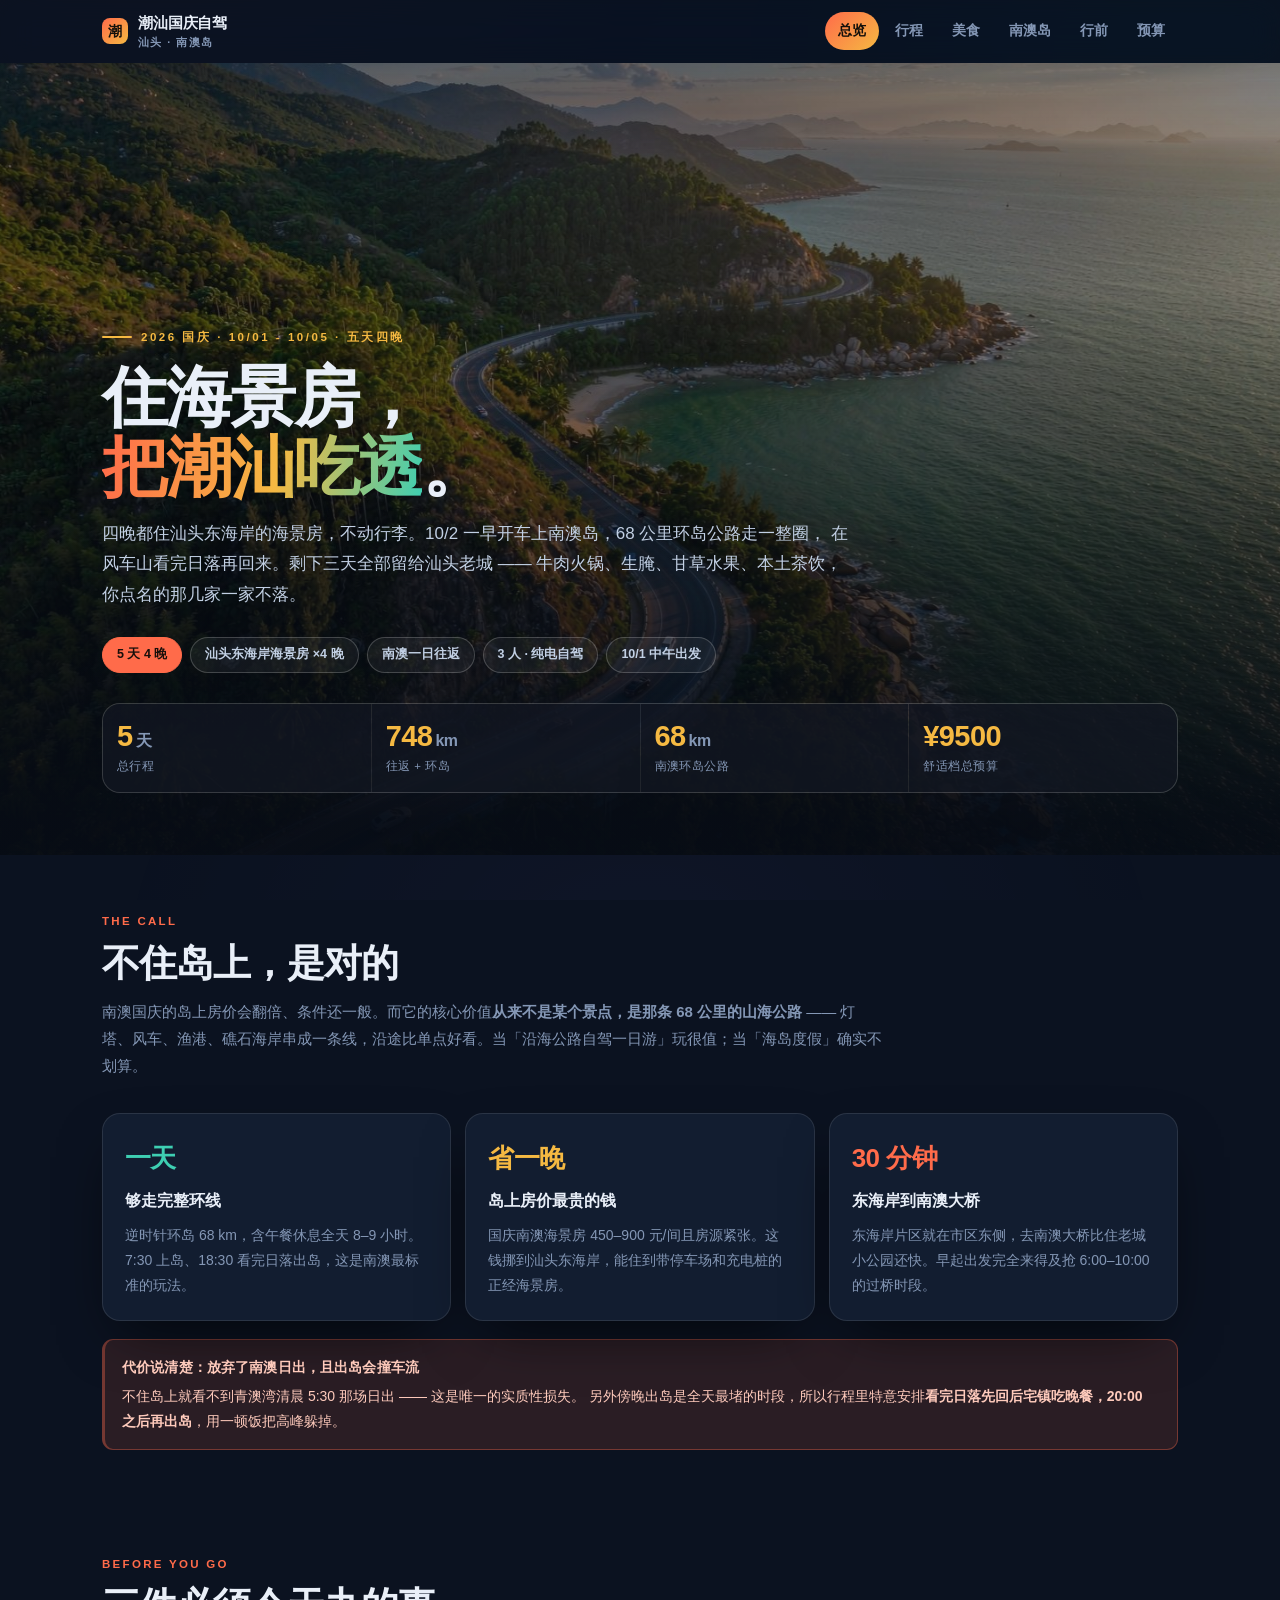
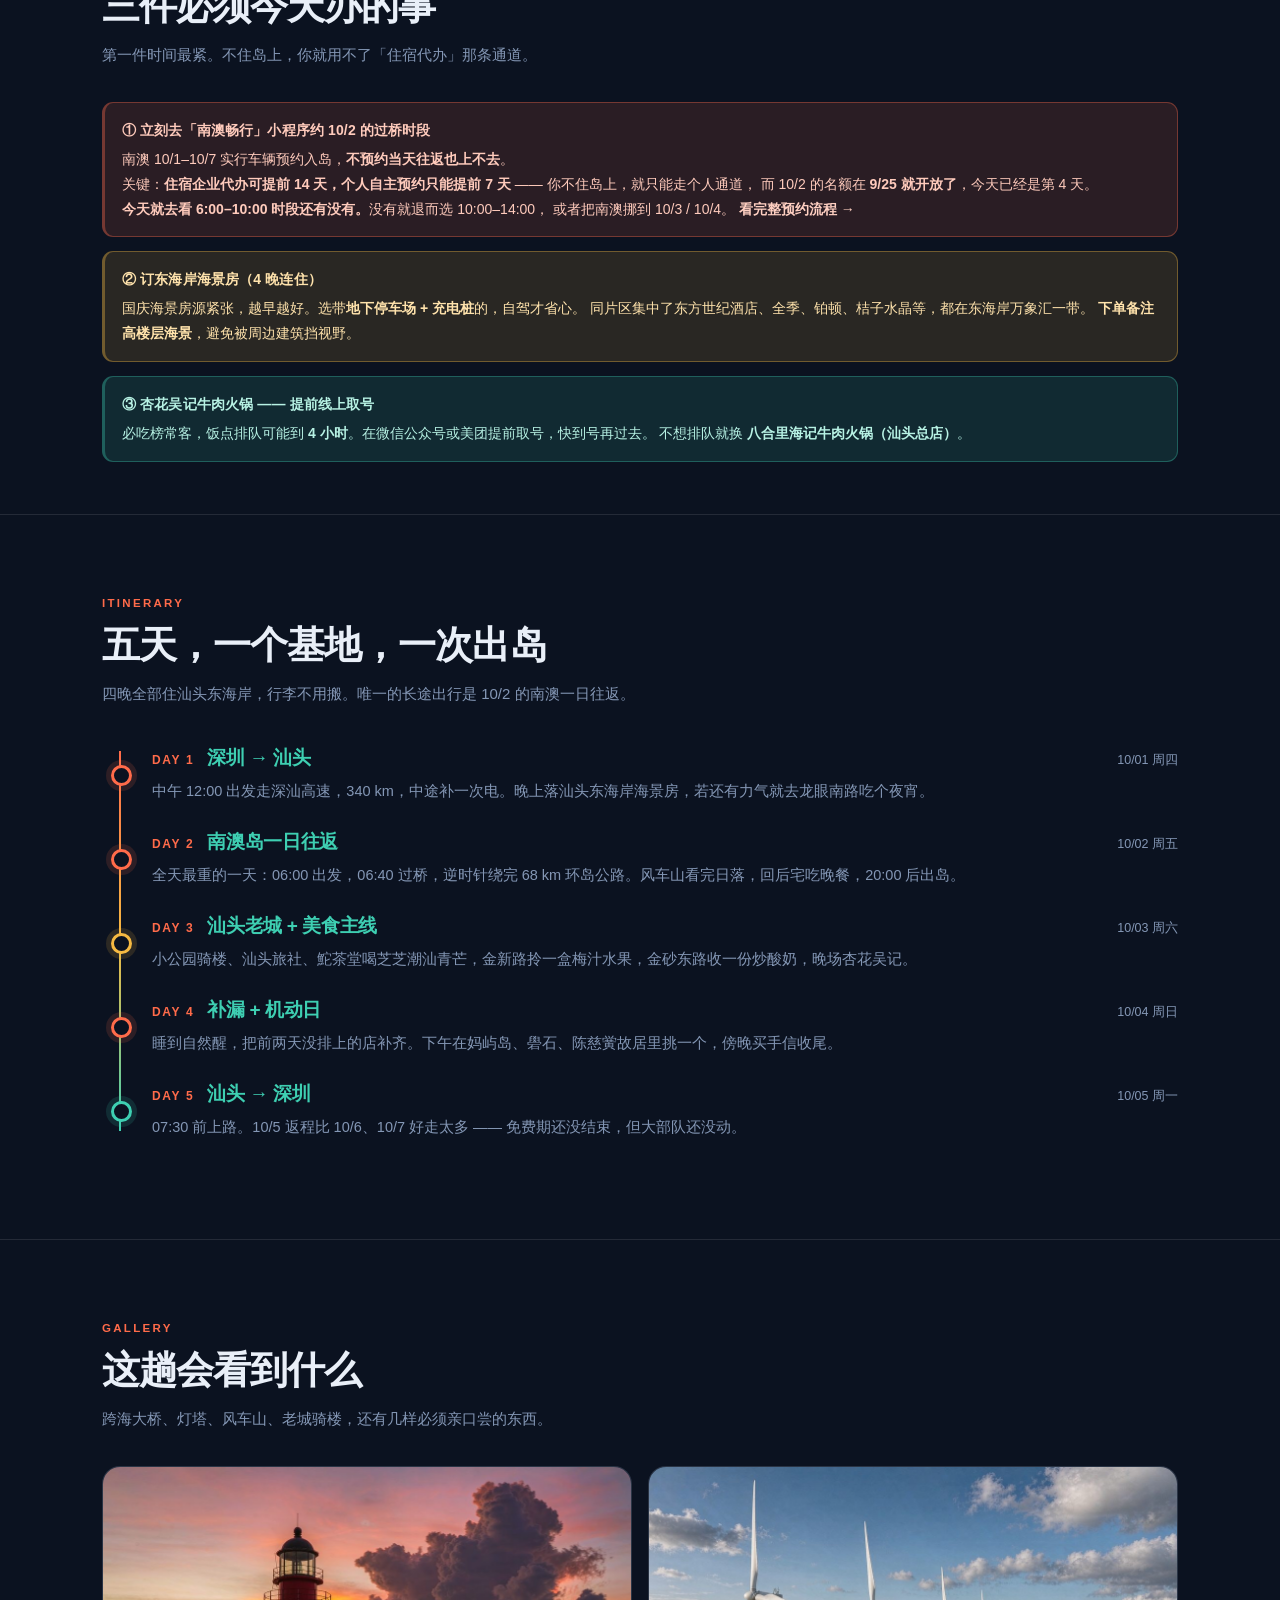
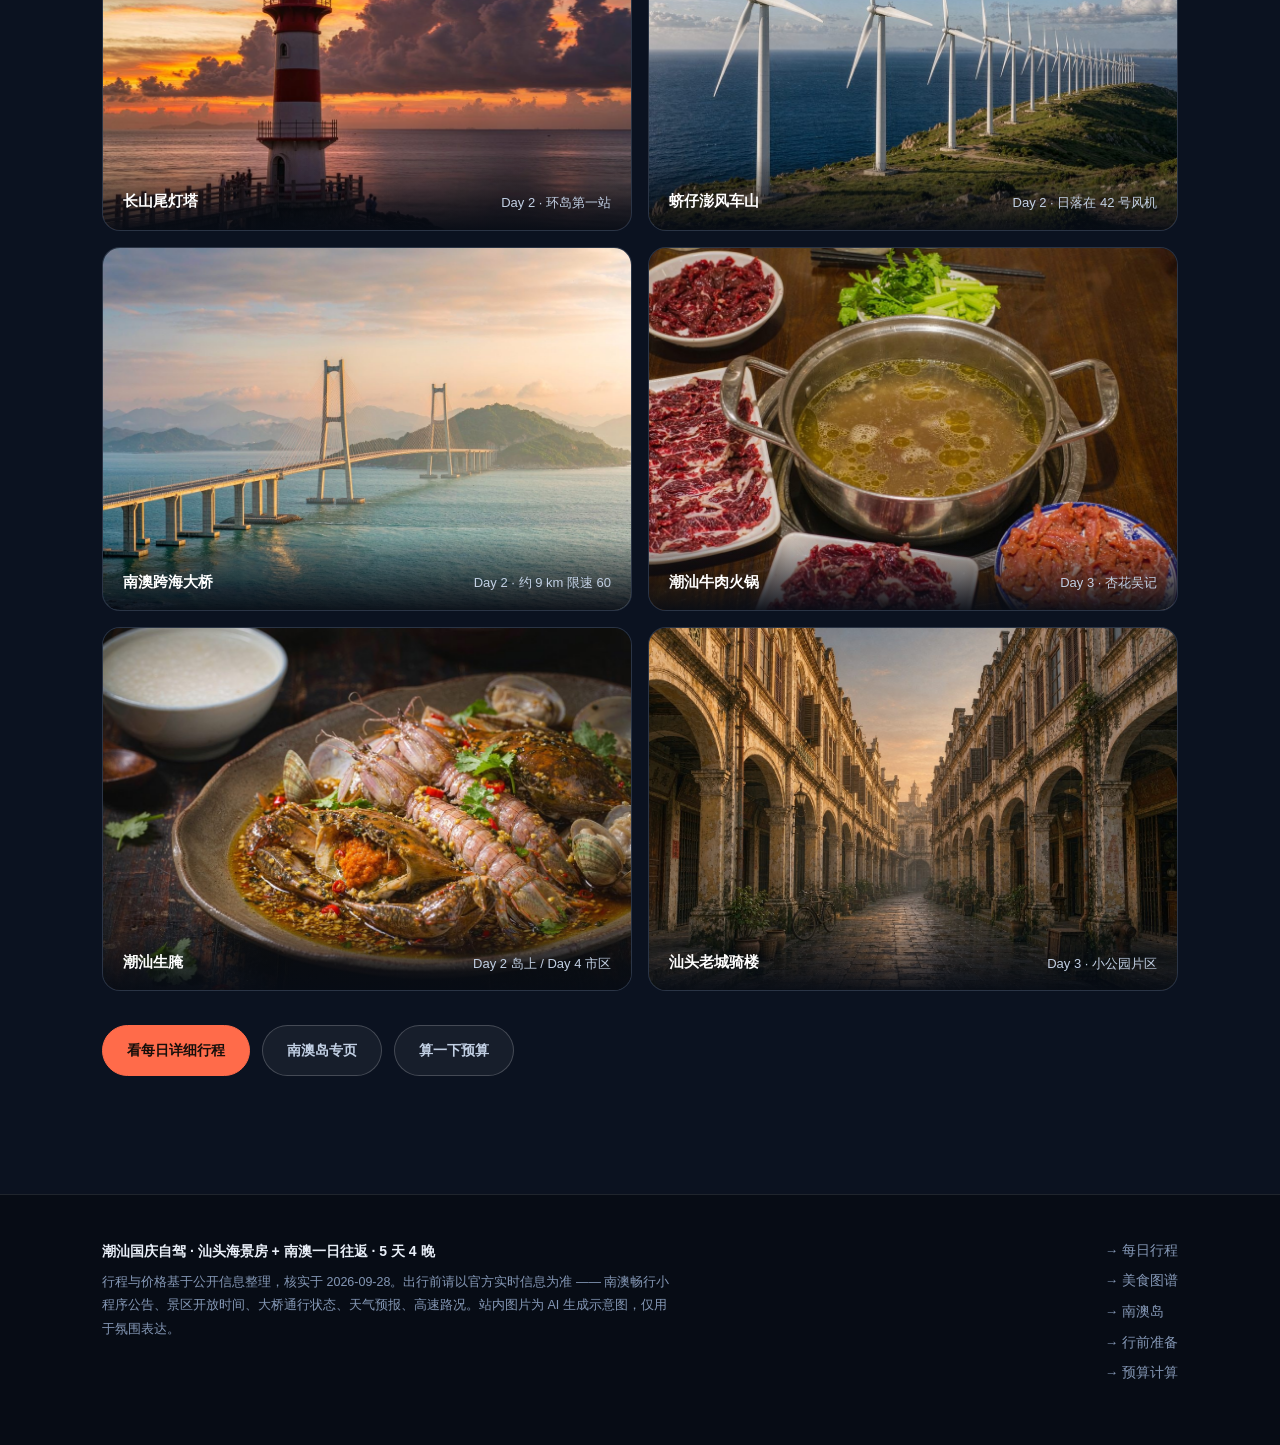
<file: index.html>
<!DOCTYPE html>
<html lang="zh-CN">
<head>
<meta charset="UTF-8">
<meta name="viewport" content="width=device-width, initial-scale=1, viewport-fit=cover">
<title>潮汕国庆自驾 · 汕头海景房 + 南澳一日往返 | 5 天 4 晚</title>
<meta name="description" content="10/1–10/5 五天四晚，深圳出发纯电自驾，汕头东海岸海景房住四晚，10/2 南澳岛一日往返看日落。">
<link rel="stylesheet" href="assets/style.css">
</head>
<body>

<header class="hdr">
  <div class="hdr-in">
    <a class="brand" href="index.html">
      <span class="mk">潮</span>
      <span>潮汕国庆自驾<small>汕头 · 南澳岛</small></span>
    </a>
    <button class="burger" aria-label="菜单">&#9776;</button>
    <nav class="nav">
      <a href="index.html" class="act">总览</a>
      <a href="itinerary.html">行程</a>
      <a href="food.html">美食</a>
      <a href="nanao.html">南澳岛</a>
      <a href="prep.html">行前</a>
      <a href="budget.html">预算</a>
    </nav>
    <div class="prog"></div>
  </div>
</header>

<!-- ================= HERO ================= -->
<section class="hero">
  <div class="hero-bg"><img src="assets/img/hero-coastal-road.jpg" alt="南澳岛环岛公路航拍"></div>
  <div class="hero-in">
    <div class="eyebrow">2026 国庆 · 10/01 - 10/05 · 五天四晚</div>
    <h1>住海景房，<br><span class="hl">把潮汕吃透</span>。</h1>
    <p class="lead">
      四晚都住汕头东海岸的海景房，不动行李。10/2 一早开车上南澳岛，68 公里环岛公路走一整圈，
      在风车山看完日落再回来。剩下三天全部留给汕头老城 —— 牛肉火锅、生腌、甘草水果、本土茶饮，
      你点名的那几家一家不落。
    </p>
    <div class="pill-row">
      <span class="pill solid">5 天 4 晚</span>
      <span class="pill">汕头东海岸海景房 ×4 晚</span>
      <span class="pill">南澳一日往返</span>
      <span class="pill">3 人 · 纯电自驾</span>
      <span class="pill">10/1 中午出发</span>
    </div>

    <div class="hero-stats">
      <div class="st"><div class="n"><span data-count="5">0</span><em>天</em></div><div class="l">总行程</div></div>
      <div class="st"><div class="n"><span data-count="748">0</span><em>km</em></div><div class="l">往返 + 环岛</div></div>
      <div class="st"><div class="n"><span data-count="68">0</span><em>km</em></div><div class="l">南澳环岛公路</div></div>
      <div class="st"><div class="n">&#165;<span data-count="9500">0</span></div><div class="l">舒适档总预算</div></div>
    </div>
  </div>
</section>

<!-- ================= 核心判断 ================= -->
<section class="section tight" style="padding-top:56px">
  <div class="wrap">
    <div class="sec-head rv">
      <div class="kicker">The call</div>
      <h2>不住岛上，是对的</h2>
      <p>南澳国庆的岛上房价会翻倍、条件还一般。而它的核心价值<strong>从来不是某个景点，是那条 68 公里的山海公路</strong> ——
      灯塔、风车、渔港、礁石海岸串成一条线，沿途比单点好看。当「沿海公路自驾一日游」玩很值；当「海岛度假」确实不划算。</p>
    </div>

    <div class="grid g3 rv" style="gap:14px">
      <div class="card" style="padding:22px">
        <div style="font-size:26px;font-weight:800;color:var(--sea);letter-spacing:-.02em">一天</div>
        <div style="font-weight:700;margin:6px 0 8px">够走完整环线</div>
        <p style="margin:0;color:var(--muted);font-size:14px;line-height:1.78">逆时针环岛 68 km，含午餐休息全天 8–9 小时。7:30 上岛、18:30 看完日落出岛，这是南澳最标准的玩法。</p>
      </div>
      <div class="card" style="padding:22px">
        <div style="font-size:26px;font-weight:800;color:var(--gold);letter-spacing:-.02em">省一晚</div>
        <div style="font-weight:700;margin:6px 0 8px">岛上房价最贵的钱</div>
        <p style="margin:0;color:var(--muted);font-size:14px;line-height:1.78">国庆南澳海景房 450–900 元/间且房源紧张。这钱挪到汕头东海岸，能住到带停车场和充电桩的正经海景房。</p>
      </div>
      <div class="card" style="padding:22px">
        <div style="font-size:26px;font-weight:800;color:var(--coral);letter-spacing:-.02em">30 分钟</div>
        <div style="font-weight:700;margin:6px 0 8px">东海岸到南澳大桥</div>
        <p style="margin:0;color:var(--muted);font-size:14px;line-height:1.78">东海岸片区就在市区东侧，去南澳大桥比住老城小公园还快。早起出发完全来得及抢 6:00–10:00 的过桥时段。</p>
      </div>
    </div>

    <div class="alert a-coral rv" style="margin-top:18px">
      <span class="hd">代价说清楚：放弃了南澳日出，且出岛会撞车流</span>
      不住岛上就看不到青澳湾清晨 5:30 那场日出 —— 这是唯一的实质性损失。
      另外傍晚出岛是全天最堵的时段，所以行程里特意安排<b>看完日落先回后宅镇吃晚餐，20:00 之后再出岛</b>，用一顿饭把高峰躲掉。
    </div>
  </div>
</section>

<!-- ================= 必办三件事 ================= -->
<section class="section tight">
  <div class="wrap">
    <div class="sec-head rv">
      <div class="kicker">Before you go</div>
      <h2>三件必须今天办的事</h2>
      <p>第一件时间最紧。不住岛上，你就用不了「住宿代办」那条通道。</p>
    </div>

    <div class="grid" style="gap:14px">
      <div class="alert a-coral rv" data-d="0">
        <span class="hd">&#9312; 立刻去「南澳畅行」小程序约 10/2 的过桥时段</span>
        南澳 10/1–10/7 实行车辆预约入岛，<b>不预约当天往返也上不去</b>。<br>
        关键：<b>住宿企业代办可提前 14 天，个人自主预约只能提前 7 天</b> —— 你不住岛上，就只能走个人通道，
        而 10/2 的名额在 <b>9/25 就开放了</b>，今天已经是第 4 天。<br>
        <b>今天就去看 6:00–10:00 时段还有没有。</b>没有就退而选 10:00–14:00，
        或者把南澳挪到 10/3 / 10/4。
        <a href="prep.html" style="color:#ffd0c2;font-weight:700">看完整预约流程 &rarr;</a>
      </div>

      <div class="alert a-gold rv" data-d="1">
        <span class="hd">&#9313; 订东海岸海景房（4 晚连住）</span>
        国庆海景房源紧张，越早越好。选带<b>地下停车场 + 充电桩</b>的，自驾才省心。
        同片区集中了东方世纪酒店、全季、铂顿、桔子水晶等，都在东海岸万象汇一带。
        <b>下单备注高楼层海景</b>，避免被周边建筑挡视野。
      </div>

      <div class="alert a-sea rv" data-d="2">
        <span class="hd">&#9314; 杏花吴记牛肉火锅 —— 提前线上取号</span>
        必吃榜常客，饭点排队可能到 <b>4 小时</b>。在微信公众号或美团提前取号，快到号再过去。
        不想排队就换 <b>八合里海记牛肉火锅（汕头总店）</b>。
      </div>
    </div>
  </div>
</section>

<hr class="rule">

<!-- ================= 行程公路图 ================= -->
<section class="section">
  <div class="wrap">
    <div class="sec-head rv">
      <div class="kicker">Itinerary</div>
      <h2>五天，一个基地，一次出岛</h2>
      <p>四晚全部住汕头东海岸，行李不用搬。唯一的长途出行是 10/2 的南澳一日往返。</p>
    </div>

    <div class="road">
      <div class="rd rv" data-d="0">
        <div class="rd-h"><span class="d">Day 1</span><h3>深圳 &rarr; 汕头</h3><span class="dt">10/01 周四</span></div>
        <p>中午 12:00 出发走深汕高速，340 km，中途补一次电。晚上落汕头东海岸海景房，若还有力气就去龙眼南路吃个夜宵。</p>
      </div>
      <div class="rd rv" data-d="1">
        <div class="rd-h"><span class="d">Day 2</span><h3>南澳岛一日往返</h3><span class="dt">10/02 周五</span></div>
        <p>全天最重的一天：06:00 出发，06:40 过桥，逆时针绕完 68 km 环岛公路。风车山看完日落，回后宅吃晚餐，20:00 后出岛。</p>
      </div>
      <div class="rd rv" data-d="2">
        <div class="rd-h"><span class="d">Day 3</span><h3>汕头老城 + 美食主线</h3><span class="dt">10/03 周六</span></div>
        <p>小公园骑楼、汕头旅社、鮀茶堂喝芝芝潮汕青芒，金新路拎一盒梅汁水果，金砂东路收一份炒酸奶，晚场杏花吴记。</p>
      </div>
      <div class="rd rv" data-d="3">
        <div class="rd-h"><span class="d">Day 4</span><h3>补漏 + 机动日</h3><span class="dt">10/04 周日</span></div>
        <p>睡到自然醒，把前两天没排上的店补齐。下午在妈屿岛、礐石、陈慈黉故居里挑一个，傍晚买手信收尾。</p>
      </div>
      <div class="rd rv" data-d="4">
        <div class="rd-h"><span class="d">Day 5</span><h3>汕头 &rarr; 深圳</h3><span class="dt">10/05 周一</span></div>
        <p>07:30 前上路。10/5 返程比 10/6、10/7 好走太多 —— 免费期还没结束，但大部队还没动。</p>
      </div>
    </div>
  </div>
</section>

<hr class="rule">

<!-- ================= 图集 ================= -->
<section class="section">
  <div class="wrap">
    <div class="sec-head rv">
      <div class="kicker">Gallery</div>
      <h2>这趟会看到什么</h2>
      <p>跨海大桥、灯塔、风车山、老城骑楼，还有几样必须亲口尝的东西。</p>
    </div>

    <div class="grid g2" style="gap:16px">
      <a class="fig rv" href="nanao.html" style="aspect-ratio:16/11">
        <img src="assets/img/lighthouse.jpg" alt="长山尾灯塔">
        <div class="cap"><span class="t">长山尾灯塔</span><span>Day 2 · 环岛第一站</span></div>
      </a>
      <a class="fig rv" data-d="1" href="nanao.html" style="aspect-ratio:16/11">
        <img src="assets/img/windmill-hill.jpg" alt="蛴仔澎风车山">
        <div class="cap"><span class="t">蛴仔澎风车山</span><span>Day 2 · 日落在 42 号风机</span></div>
      </a>
      <a class="fig rv" data-d="2" href="nanao.html" style="aspect-ratio:16/11">
        <img src="assets/img/nanao-bridge.jpg" alt="南澳跨海大桥">
        <div class="cap"><span class="t">南澳跨海大桥</span><span>Day 2 · 约 9 km 限速 60</span></div>
      </a>
      <a class="fig rv" data-d="3" href="food.html" style="aspect-ratio:16/11">
        <img src="assets/img/beef-hotpot.jpg" alt="潮汕牛肉火锅">
        <div class="cap"><span class="t">潮汕牛肉火锅</span><span>Day 3 · 杏花吴记</span></div>
      </a>
      <a class="fig rv" data-d="4" href="food.html" style="aspect-ratio:16/11">
        <img src="assets/img/shengyan.jpg" alt="潮汕生腌">
        <div class="cap"><span class="t">潮汕生腌</span><span>Day 2 岛上 / Day 4 市区</span></div>
      </a>
      <a class="fig rv" data-d="5" href="food.html" style="aspect-ratio:16/11">
        <img src="assets/img/old-street.jpg" alt="汕头小公园骑楼">
        <div class="cap"><span class="t">汕头老城骑楼</span><span>Day 3 · 小公园片区</span></div>
      </a>
    </div>

    <div style="display:flex;gap:12px;flex-wrap:wrap;margin-top:34px" class="rv">
      <a class="pill solid" href="itinerary.html" style="padding:12px 24px;font-size:14px">看每日详细行程</a>
      <a class="pill" href="nanao.html" style="padding:12px 24px;font-size:14px">南澳岛专页</a>
      <a class="pill" href="budget.html" style="padding:12px 24px;font-size:14px">算一下预算</a>
    </div>
  </div>
</section>

<footer class="ft">
  <div class="ft-in">
    <div>
      <h4>潮汕国庆自驾 · 汕头海景房 + 南澳一日往返 · 5 天 4 晚</h4>
      <p>行程与价格基于公开信息整理，核实于 2026-09-28。出行前请以官方实时信息为准 —— 南澳畅行小程序公告、景区开放时间、大桥通行状态、天气预报、高速路况。站内图片为 AI 生成示意图，仅用于氛围表达。</p>
    </div>
    <div class="nx">
      <a href="itinerary.html">&rarr; 每日行程</a>
      <a href="food.html">&rarr; 美食图谱</a>
      <a href="nanao.html">&rarr; 南澳岛</a>
      <a href="prep.html">&rarr; 行前准备</a>
      <a href="budget.html">&rarr; 预算计算</a>
    </div>
  </div>
</footer>

<script src="assets/app.js"></script>
</body>
</html>
</file>
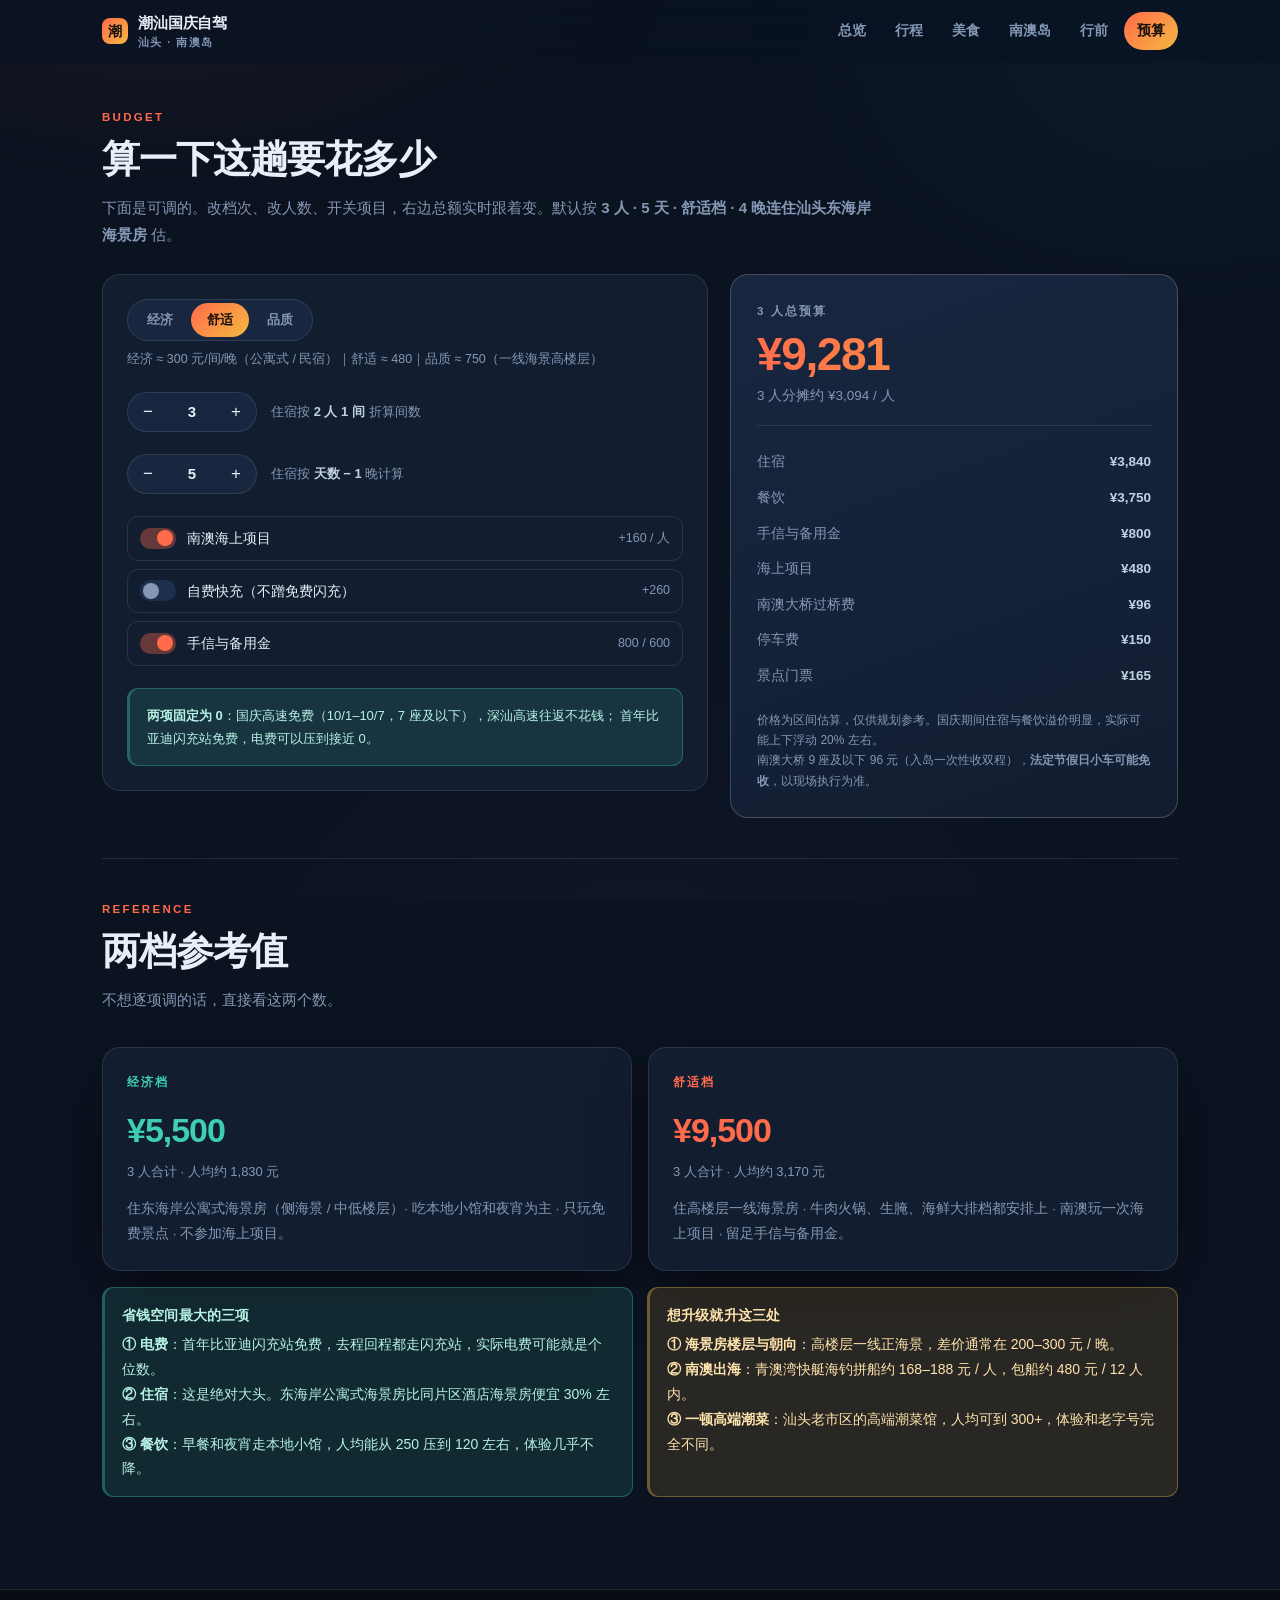
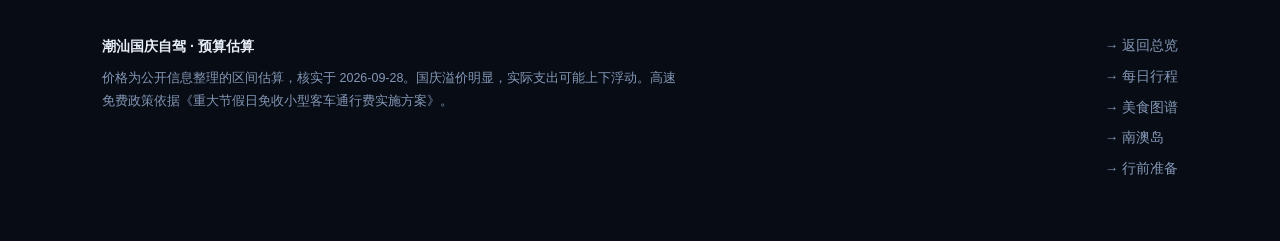
<file: budget.html>
<!DOCTYPE html>
<html lang="zh-CN">
<head>
<meta charset="UTF-8">
<meta name="viewport" content="width=device-width, initial-scale=1, viewport-fit=cover">
<title>预算计算 | 潮汕国庆自驾 · 5 天 4 晚</title>
<link rel="stylesheet" href="assets/style.css">
</head>
<body>

<header class="hdr">
  <div class="hdr-in">
    <a class="brand" href="index.html">
      <span class="mk">潮</span>
      <span>潮汕国庆自驾<small>汕头 · 南澳岛</small></span>
    </a>
    <button class="burger" aria-label="菜单">&#9776;</button>
    <nav class="nav">
      <a href="index.html">总览</a>
      <a href="itinerary.html">行程</a>
      <a href="food.html">美食</a>
      <a href="nanao.html">南澳岛</a>
      <a href="prep.html">行前</a>
      <a href="budget.html" class="act">预算</a>
    </nav>
    <div class="prog"></div>
  </div>
</header>

<section class="section tight" style="padding-top:44px">
  <div class="wrap">
    <div class="sec-head rv" style="margin-bottom:26px">
      <div class="kicker">Budget</div>
      <h2>算一下这趟要花多少</h2>
      <p>下面是可调的。改档次、改人数、开关项目，右边总额实时跟着变。默认按 <strong>3 人 · 5 天 · 舒适档 · 4 晚连住汕头东海岸海景房</strong> 估。</p>
    </div>

    <div class="calc" data-calc>
      <!-- 控制区 -->
      <div class="ctl rv">
        <div class="grp">
          <div class="lb">住宿档次</div>
          <div class="seg">
            <button data-tier="eco">经济</button>
            <button class="act" data-tier="comfort">舒适</button>
            <button data-tier="lux">品质</button>
          </div>
          <p style="margin:8px 0 0;color:var(--muted);font-size:12.5px;line-height:1.7">
            经济 ≈ 300 元/间/晚（公寓式 / 民宿）｜舒适 ≈ 480｜品质 ≈ 750（一线海景高楼层）
          </p>
        </div>

        <div class="grp">
          <div class="lb">同行人数</div>
          <div style="display:flex;align-items:center;gap:14px;flex-wrap:wrap">
            <div class="num">
              <button data-step="people-">&minus;</button>
              <span class="v" data-people>3</span>
              <button data-step="people+">+</button>
            </div>
            <span style="color:var(--muted);font-size:13px">住宿按 <b style="color:var(--text-2)">2 人 1 间</b> 折算间数</span>
          </div>
        </div>

        <div class="grp">
          <div class="lb">行程天数</div>
          <div style="display:flex;align-items:center;gap:14px;flex-wrap:wrap">
            <div class="num">
              <button data-step="days-">&minus;</button>
              <span class="v" data-days>5</span>
              <button data-step="days+">+</button>
            </div>
            <span style="color:var(--muted);font-size:13px">住宿按 <b style="color:var(--text-2)">天数 &minus; 1</b> 晚计算</span>
          </div>
        </div>

        <div class="grp">
          <div class="lb">可选项目</div>
          <div class="toggles">
            <div class="tg" data-key="sea"><span class="sw"></span><span>南澳海上项目</span><span class="pr">+160 / 人</span></div>
            <div class="tg" data-key="charge"><span class="sw"></span><span>自费快充（不蹭免费闪充）</span><span class="pr">+260</span></div>
            <div class="tg" data-key="gift"><span class="sw"></span><span>手信与备用金</span><span class="pr">800 / 600</span></div>
          </div>
        </div>

        <div class="alert a-sea" style="margin-top:20px;font-size:13px">
          <b>两项固定为 0</b>：国庆高速免费（10/1–10/7，7 座及以下），深汕高速往返不花钱；
          首年比亚迪闪充站免费，电费可以压到接近 0。
        </div>
      </div>

      <!-- 汇总区 -->
      <div class="sum rv" data-d="1">
        <div style="font-size:11.5px;font-weight:800;letter-spacing:.18em;color:var(--muted);text-transform:uppercase;margin-bottom:8px">3 人总预算</div>
        <div class="big" data-sum-total>&#165;0</div>
        <div class="per" data-sum-per>—</div>
        <hr>
        <div data-sum-lines></div>
        <div class="note">
          价格为区间估算，仅供规划参考。国庆期间住宿与餐饮溢价明显，实际可能上下浮动 20% 左右。<br>
          南澳大桥 9 座及以下 96 元（入岛一次性收双程），<b>法定节假日小车可能免收</b>，以现场执行为准。
        </div>
      </div>
    </div>

    <hr class="rule" style="margin:40px 0">

    <!-- 参考档位 -->
    <div class="sec-head rv">
      <div class="kicker">Reference</div>
      <h2>两档参考值</h2>
      <p>不想逐项调的话，直接看这两个数。</p>
    </div>

    <div class="grid g2 rv" style="gap:16px">
      <div class="card" style="padding:24px">
        <div style="font-size:12px;font-weight:800;letter-spacing:.16em;color:var(--sea);text-transform:uppercase;margin-bottom:8px">经济档</div>
        <div style="font-size:34px;font-weight:800;letter-spacing:-.03em;color:var(--sea)">&#165;5,500</div>
        <div style="color:var(--muted);font-size:13px;margin-bottom:14px">3 人合计 · 人均约 1,830 元</div>
        <p style="margin:0;color:var(--muted);font-size:13.5px;line-height:1.8">
          住东海岸公寓式海景房（侧海景 / 中低楼层）· 吃本地小馆和夜宵为主 ·
          只玩免费景点 · 不参加海上项目。
        </p>
      </div>

      <div class="card" style="padding:24px">
        <div style="font-size:12px;font-weight:800;letter-spacing:.16em;color:var(--coral);text-transform:uppercase;margin-bottom:8px">舒适档</div>
        <div style="font-size:34px;font-weight:800;letter-spacing:-.03em;color:var(--coral)">&#165;9,500</div>
        <div style="color:var(--muted);font-size:13px;margin-bottom:14px">3 人合计 · 人均约 3,170 元</div>
        <p style="margin:0;color:var(--muted);font-size:13.5px;line-height:1.8">
          住高楼层一线海景房 · 牛肉火锅、生腌、海鲜大排档都安排上 ·
          南澳玩一次海上项目 · 留足手信与备用金。
        </p>
      </div>
    </div>

    <div class="grid g2 rv" data-d="1" style="gap:14px;margin-top:16px">
      <div class="alert a-sea">
        <span class="hd">省钱空间最大的三项</span>
        <b>① 电费</b>：首年比亚迪闪充站免费，去程回程都走闪充站，实际电费可能就是个位数。<br>
        <b>② 住宿</b>：这是绝对大头。东海岸公寓式海景房比同片区酒店海景房便宜 30% 左右。<br>
        <b>③ 餐饮</b>：早餐和夜宵走本地小馆，人均能从 250 压到 120 左右，体验几乎不降。
      </div>
      <div class="alert a-gold">
        <span class="hd">想升级就升这三处</span>
        <b>① 海景房楼层与朝向</b>：高楼层一线正海景，差价通常在 200–300 元 / 晚。<br>
        <b>② 南澳出海</b>：青澳湾快艇海钓拼船约 168–188 元 / 人，包船约 480 元 / 12 人内。<br>
        <b>③ 一顿高端潮菜</b>：汕头老市区的高端潮菜馆，人均可到 300+，体验和老字号完全不同。
      </div>
    </div>
  </div>
</section>

<footer class="ft">
  <div class="ft-in">
    <div>
      <h4>潮汕国庆自驾 · 预算估算</h4>
      <p>价格为公开信息整理的区间估算，核实于 2026-09-28。国庆溢价明显，实际支出可能上下浮动。高速免费政策依据《重大节假日免收小型客车通行费实施方案》。</p>
    </div>
    <div class="nx">
      <a href="index.html">&rarr; 返回总览</a>
      <a href="itinerary.html">&rarr; 每日行程</a>
      <a href="food.html">&rarr; 美食图谱</a>
      <a href="nanao.html">&rarr; 南澳岛</a>
      <a href="prep.html">&rarr; 行前准备</a>
    </div>
  </div>
</footer>

<script src="assets/app.js"></script>
</body>
</html>
</file>
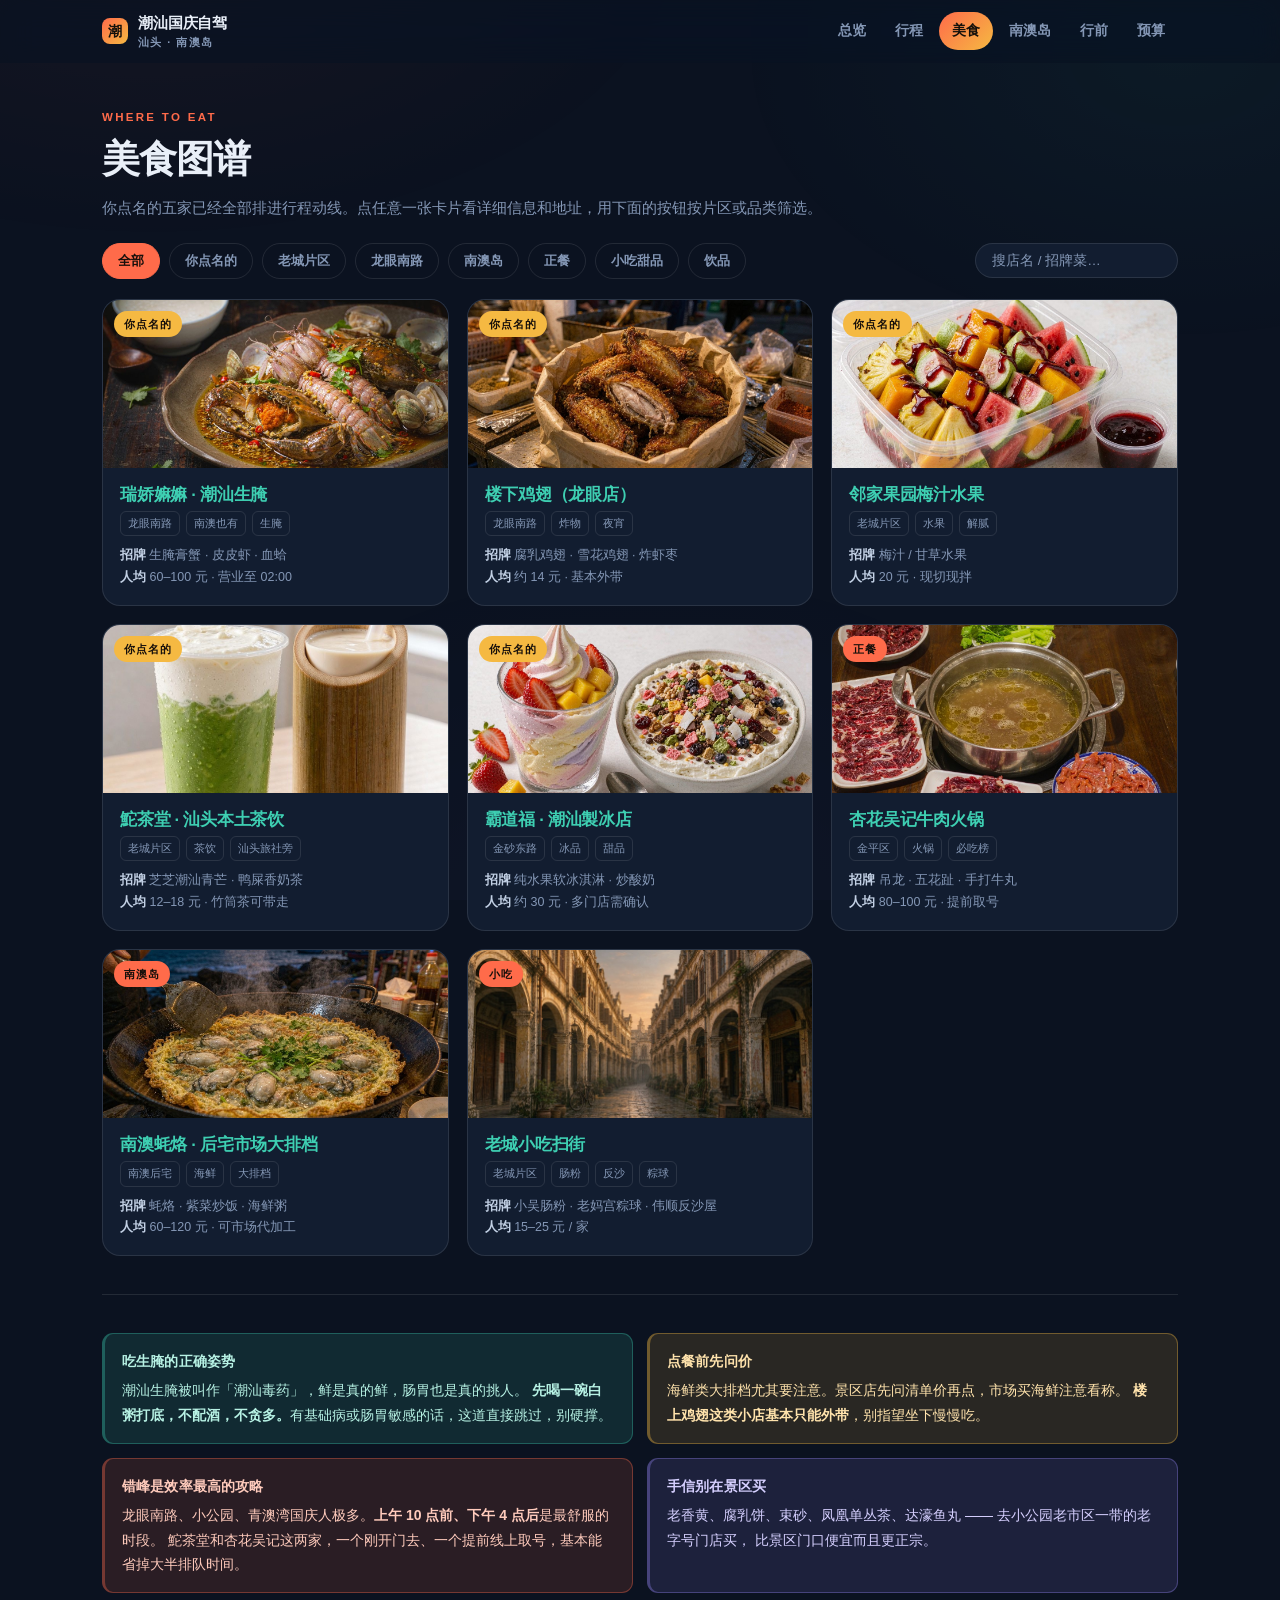
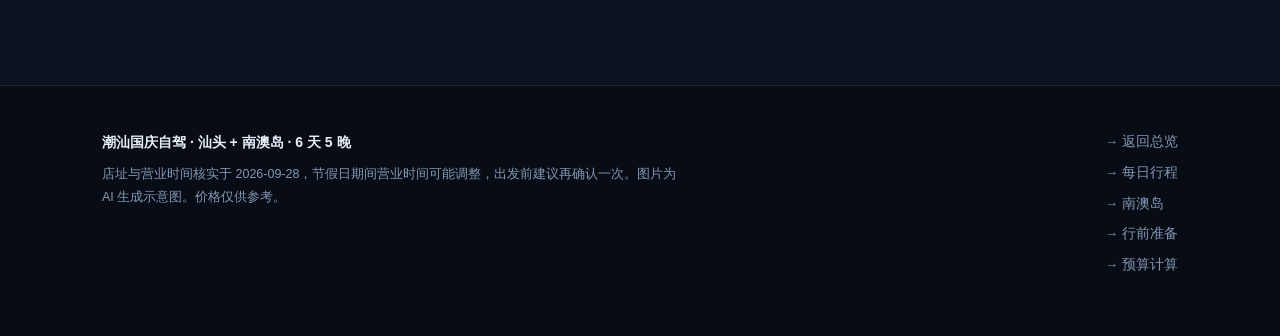
<file: food.html>
<!DOCTYPE html>
<html lang="zh-CN">
<head>
<meta charset="UTF-8">
<meta name="viewport" content="width=device-width, initial-scale=1, viewport-fit=cover">
<title>美食图谱 | 潮汕国庆自驾 · 汕头 + 南澳岛</title>
<link rel="stylesheet" href="assets/style.css">
</head>
<body>

<header class="hdr">
  <div class="hdr-in">
    <a class="brand" href="index.html">
      <span class="mk">潮</span>
      <span>潮汕国庆自驾<small>汕头 · 南澳岛</small></span>
    </a>
    <button class="burger" aria-label="菜单">&#9776;</button>
    <nav class="nav">
      <a href="index.html">总览</a>
      <a href="itinerary.html">行程</a>
      <a href="food.html" class="act">美食</a>
      <a href="nanao.html">南澳岛</a>
      <a href="prep.html">行前</a>
      <a href="budget.html">预算</a>
    </nav>
    <div class="prog"></div>
  </div>
</header>

<section class="section tight" style="padding-top:44px">
  <div class="wrap">
    <div class="sec-head rv" style="margin-bottom:22px">
      <div class="kicker">Where to eat</div>
      <h2>美食图谱</h2>
      <p>你点名的五家已经全部排进行程动线。点任意一张卡片看详细信息和地址，用下面的按钮按片区或品类筛选。</p>
    </div>

    <div class="filters rv">
      <button class="chip act" data-f="all">全部</button>
      <button class="chip" data-f="you">你点名的</button>
      <button class="chip" data-f="laocheng">老城片区</button>
      <button class="chip" data-f="longyan">龙眼南路</button>
      <button class="chip" data-f="nanao">南澳岛</button>
      <button class="chip" data-f="main">正餐</button>
      <button class="chip" data-f="snack">小吃甜品</button>
      <button class="chip" data-f="drink">饮品</button>
      <input class="search" type="search" placeholder="搜店名 / 招牌菜…" data-food-search>
    </div>

    <div class="food-grid" data-food-grid>

      <!-- 1 -->
      <article class="fcard rv" data-tags="you longyan nanao main"
        data-txt="瑞娇嫲嫲 潮汕生腌 生腌膏蟹 皮皮虾 血蛤 生蚝 白粥 非遗 龙眼南路 南澳后宅"
        data-lb data-name="瑞娇嫲嫲 · 潮汕生腌"
        data-pills="你点名的|Day 2 岛上晚餐|人均 60–100|Day 4 市区可补"
        data-d1="龙眼南路总店：金平区龙眼园北区 8 栋 104 号｜11:00–02:00。南澳后宅店：南澳县后宅镇海滨路 100 号首层｜10:00–01:00。"
        data-d2="招牌：生腌膏蟹、生腌皮皮虾、血蛤、生蚝。潮汕非遗生腌技艺品牌，央视《寻味潮汕》报道过。吃生腌三条铁律：先喝一碗白粥打底、不配酒、不贪多。晚上去部分海鲜可能售罄，想吃全建议早点到。">
        <div class="ph"><span class="badge you">你点名的</span><img src="assets/img/shengyan.jpg" alt="潮汕生腌"></div>
        <div class="in">
          <h3>瑞娇嫲嫲 · 潮汕生腌</h3>
          <div class="tags"><span>龙眼南路</span><span>南澳也有</span><span>生腌</span></div>
          <div class="meta"><b>招牌</b> 生腌膏蟹 · 皮皮虾 · 血蛤<br><b>人均</b> 60–100 元 · 营业至 02:00</div>
        </div>
      </article>

      <!-- 2 -->
      <article class="fcard rv" data-d="1" data-tags="you longyan snack"
        data-txt="楼下鸡翅 龙眼店 腐乳鸡翅 雪花鸡翅 反沙蛋黄 炸虾枣 外带"
        data-lb data-name="楼下鸡翅（龙眼店）"
        data-pills="你点名的|Day 1 夜宵|人均约 14 元|基本外带"
        data-d1="金平区龙眼西七巷 6 号（龙眼园南区）｜约 14:00–24:00，另一说 11:00–01:00。"
        data-d2="招牌：腐乳鸡翅、雪花鸡翅、反沙咸蛋黄、炸虾枣。现点现炸，油很干净，本地人日常也在排。店面小、基本只能外带，人多时会有点挤，不适合久坐。">
        <div class="ph"><span class="badge you">你点名的</span><img src="assets/img/chicken-wings.jpg" alt="炸鸡翅"></div>
        <div class="in">
          <h3>楼下鸡翅（龙眼店）</h3>
          <div class="tags"><span>龙眼南路</span><span>炸物</span><span>夜宵</span></div>
          <div class="meta"><b>招牌</b> 腐乳鸡翅 · 雪花鸡翅 · 炸虾枣<br><b>人均</b> 约 14 元 · 基本外带</div>
        </div>
      </article>

      <!-- 3 -->
      <article class="fcard rv" data-d="2" data-tags="you laocheng snack"
        data-txt="邻家果园 梅汁水果 甘草水果 20元 一大盒 鲜榨果汁 水果酸奶 金新路"
        data-lb data-name="邻家果园梅汁水果"
        data-pills="你点名的|Day 3 下午|20 元一大盒|解腻神器"
        data-d1="金平区金新路 118 号 1 座｜10:30–22:30，另一说 12:00–21:30。"
        data-d2="20 元一大盒梅汁 / 甘草水果，现切现拌，甘草汁可以按自己喜好加。另外还有鲜榨果汁、水果冰、水果鲜牛乳、水果酸奶。逛吃老市区时拎一盒，清爽解腻，本地人回头率很高的一家。">
        <div class="ph"><span class="badge you">你点名的</span><img src="assets/img/fruit-box.jpg" alt="梅汁甘草水果"></div>
        <div class="in">
          <h3>邻家果园梅汁水果</h3>
          <div class="tags"><span>老城片区</span><span>水果</span><span>解腻</span></div>
          <div class="meta"><b>招牌</b> 梅汁 / 甘草水果<br><b>人均</b> 20 元 · 现切现拌</div>
        </div>
      </article>

      <!-- 4 -->
      <article class="fcard rv" data-d="3" data-tags="you laocheng drink"
        data-txt="鮀茶堂 汕头本土茶饮 芝芝潮汕青芒 鸭屎香奶茶 竹筒茶 单丛 商平路 汕头旅社"
        data-lb data-name="鮀茶堂 · 汕头本土茶饮"
        data-pills="你点名的|Day 3 上午|人均 12–18 元|汕头旅社旁"
        data-d1="商平路店：金平区商平路 37 号，汕头旅社旁｜10:00–22:00。另有龙眼南路 84 号、升平路 8 号门店。"
        data-d2="你爱的「芝芝潮汕青芒」这里就有。另外招牌是鸭屎香奶茶与竹筒茶（竹筒可以带走当纪念）。茶底用凤凰单丛，茶汤占比高，没有工业奶精的甜腻感。旺季要排队，建议刚开门就去。">
        <div class="ph"><span class="badge you">你点名的</span><img src="assets/img/tea-drink.jpg" alt="潮汕茶饮"></div>
        <div class="in">
          <h3>鮀茶堂 · 汕头本土茶饮</h3>
          <div class="tags"><span>老城片区</span><span>茶饮</span><span>汕头旅社旁</span></div>
          <div class="meta"><b>招牌</b> 芝芝潮汕青芒 · 鸭屎香奶茶<br><b>人均</b> 12–18 元 · 竹筒茶可带走</div>
        </div>
      </article>

      <!-- 5 -->
      <article class="fcard rv" data-d="4" data-tags="you snack"
        data-txt="霸道福 潮汕製冰店 炒酸奶 纯水果软冰淇淋 豆腐雪糕 金砂东路"
        data-lb data-name="霸道福 · 潮汕製冰店"
        data-pills="你点名的|Day 3 下午|人均约 30 元|需确认门店"
        data-d1="金砂总店：金平区金砂东路 108 号（金讯大厦楼下）｜10:00–23:00。"
        data-d2="汕头高端炒酸奶的开创品牌，主打不加牛奶奶油、低糖低热量的纯水果软冰淇淋，另有炒酸奶和很有话题度的豆腐雪糕。品牌另有多家门店（含中山中路一带），出发前用地图确认当天营业门店。">
        <div class="ph"><span class="badge you">你点名的</span><img src="assets/img/dessert.jpg" alt="炒酸奶与水果冰淇淋"></div>
        <div class="in">
          <h3>霸道福 · 潮汕製冰店</h3>
          <div class="tags"><span>金砂东路</span><span>冰品</span><span>甜品</span></div>
          <div class="meta"><b>招牌</b> 纯水果软冰淇淋 · 炒酸奶<br><b>人均</b> 约 30 元 · 多门店需确认</div>
        </div>
      </article>

      <!-- 6 -->
      <article class="fcard rv" data-d="5" data-tags="main"
        data-txt="杏花吴记 牛肉火锅 吊龙 五花趾 匙柄 胸口油 手打牛丸 沙茶酱 必吃榜 排队"
        data-lb data-name="杏花吴记牛肉火锅"
        data-pills="Day 3 晚餐|人均 80–100|务必提前取号"
        data-d1="金平区杏花西路 16 号｜09:30–21:30。"
        data-d2="必吃榜常客，饭点排队可能到 4 小时，务必在微信公众号或美团提前线上取号，快到号再过去。涮肉口诀：匙柄 / 吊龙 / 雪花肉 8 秒，三花趾 / 五花趾 15 秒，胸口油 3–5 分钟。蘸料是沙茶酱加普宁豆酱加芹菜珠。锅底只认牛骨清汤。不想排队可换八合里海记牛肉火锅（汕头总店）。">
        <div class="ph"><span class="badge">正餐</span><img src="assets/img/beef-hotpot.jpg" alt="潮汕牛肉火锅"></div>
        <div class="in">
          <h3>杏花吴记牛肉火锅</h3>
          <div class="tags"><span>金平区</span><span>火锅</span><span>必吃榜</span></div>
          <div class="meta"><b>招牌</b> 吊龙 · 五花趾 · 手打牛丸<br><b>人均</b> 80–100 元 · 提前取号</div>
        </div>
      </article>

      <!-- 7 -->
      <article class="fcard rv" data-tags="nanao main"
        data-txt="南澳 蚝烙 紫菜炒饭 马鲛鱼丸 海鲜粥 清蒸小管 后宅市场 大排档 云澳渔港 鱼饭"
        data-lb data-name="南澳蚝烙 · 后宅市场大排档"
        data-pills="Day 2 午餐|岛上本地价|记得先问价"
        data-d1="南澳县后宅镇市场一带，云澳渔港也可就近加工。"
        data-d2="南澳必吃：南澳蚝烙、紫菜炒饭、马鲛鱼丸、海鲜粥、清蒸小管、鱼饭。最省钱的吃法是后宅市场自己买海鲜（花蟹约 25 元 / 斤、皮皮虾约 30 元 / 斤），找档口加工，加工费 10–20 元。避坑：景区大排档点餐前先问清单价，市场买海鲜注意看称。">
        <div class="ph"><span class="badge">南澳岛</span><img src="assets/img/oyster-omelette.jpg" alt="蚝烙"></div>
        <div class="in">
          <h3>南澳蚝烙 · 后宅市场大排档</h3>
          <div class="tags"><span>南澳后宅</span><span>海鲜</span><span>大排档</span></div>
          <div class="meta"><b>招牌</b> 蚝烙 · 紫菜炒饭 · 海鲜粥<br><b>人均</b> 60–120 元 · 可市场代加工</div>
        </div>
      </article>

      <!-- 8 -->
      <article class="fcard rv" data-d="1" data-tags="laocheng snack longyan"
        data-txt="小吴肠粉 老妈宫粽球 伟顺反沙屋 反沙番薯 芋头 咸蛋黄 老城小吃 扫街 龙眼南路"
        data-lb data-name="老城小吃扫街"
        data-pills="Day 3–4 白天|人均 15–25|适合边走边吃"
        data-d1="小吴肠粉：龙眼南路老店。老妈宫粽球：金平区升平路老妈宫戏台旁。伟顺反沙屋：龙眼南路椰园 4 栋 103 号。"
        data-d2="三家里挑着吃：小吴肠粉是二十多年老店，米浆现磨现蒸，皮薄馅足裹鸡蛋、肉、蚝仔、鲜虾；老妈宫粽球是百年老字号，潮汕粽里的「爱马仕」，吃一次就懂老汕头的仪式感；伟顺反沙屋卖现点现做的反沙小吃，反沙芋、反沙番薯、反沙咸蛋黄，还有回甘的反沙油柑。">
        <div class="ph"><span class="badge">小吃</span><img src="assets/img/old-street.jpg" alt="汕头老城街景"></div>
        <div class="in">
          <h3>老城小吃扫街</h3>
          <div class="tags"><span>老城片区</span><span>肠粉</span><span>反沙</span><span>粽球</span></div>
          <div class="meta"><b>招牌</b> 小吴肠粉 · 老妈宫粽球 · 伟顺反沙屋<br><b>人均</b> 15–25 元 / 家</div>
        </div>
      </article>

    </div>
    <div class="empty" data-food-empty>没有匹配的店，换个关键词试试。</div>

    <hr class="rule" style="margin:38px 0">

    <div class="grid g2" style="gap:14px">
      <div class="alert a-sea rv">
        <span class="hd">吃生腌的正确姿势</span>
        潮汕生腌被叫作「潮汕毒药」，鲜是真的鲜，肠胃也是真的挑人。
        <b>先喝一碗白粥打底，不配酒，不贪多。</b>有基础病或肠胃敏感的话，这道直接跳过，别硬撑。
      </div>
      <div class="alert a-gold rv" data-d="1">
        <span class="hd">点餐前先问价</span>
        海鲜类大排档尤其要注意。景区店先问清单价再点，市场买海鲜注意看称。
        <b>楼上鸡翅这类小店基本只能外带</b>，别指望坐下慢慢吃。
      </div>
      <div class="alert a-coral rv" data-d="2">
        <span class="hd">错峰是效率最高的攻略</span>
        龙眼南路、小公园、青澳湾国庆人极多。<b>上午 10 点前、下午 4 点后</b>是最舒服的时段。
        鮀茶堂和杏花吴记这两家，一个刚开门去、一个提前线上取号，基本能省掉大半排队时间。
      </div>
      <div class="alert a-violet rv" data-d="3">
        <span class="hd">手信别在景区买</span>
        老香黄、腐乳饼、束砂、凤凰单丛茶、达濠鱼丸 —— 去小公园老市区一带的老字号门店买，
        比景区门口便宜而且更正宗。
      </div>
    </div>
  </div>
</section>

<footer class="ft">
  <div class="ft-in">
    <div>
      <h4>潮汕国庆自驾 · 汕头 + 南澳岛 · 6 天 5 晚</h4>
      <p>店址与营业时间核实于 2026-09-28，节假日期间营业时间可能调整，出发前建议再确认一次。图片为 AI 生成示意图。价格仅供参考。</p>
    </div>
    <div class="nx">
      <a href="index.html">&rarr; 返回总览</a>
      <a href="itinerary.html">&rarr; 每日行程</a>
      <a href="nanao.html">&rarr; 南澳岛</a>
      <a href="prep.html">&rarr; 行前准备</a>
      <a href="budget.html">&rarr; 预算计算</a>
    </div>
  </div>
</footer>

<script src="assets/app.js"></script>
</body>
</html>
</file>
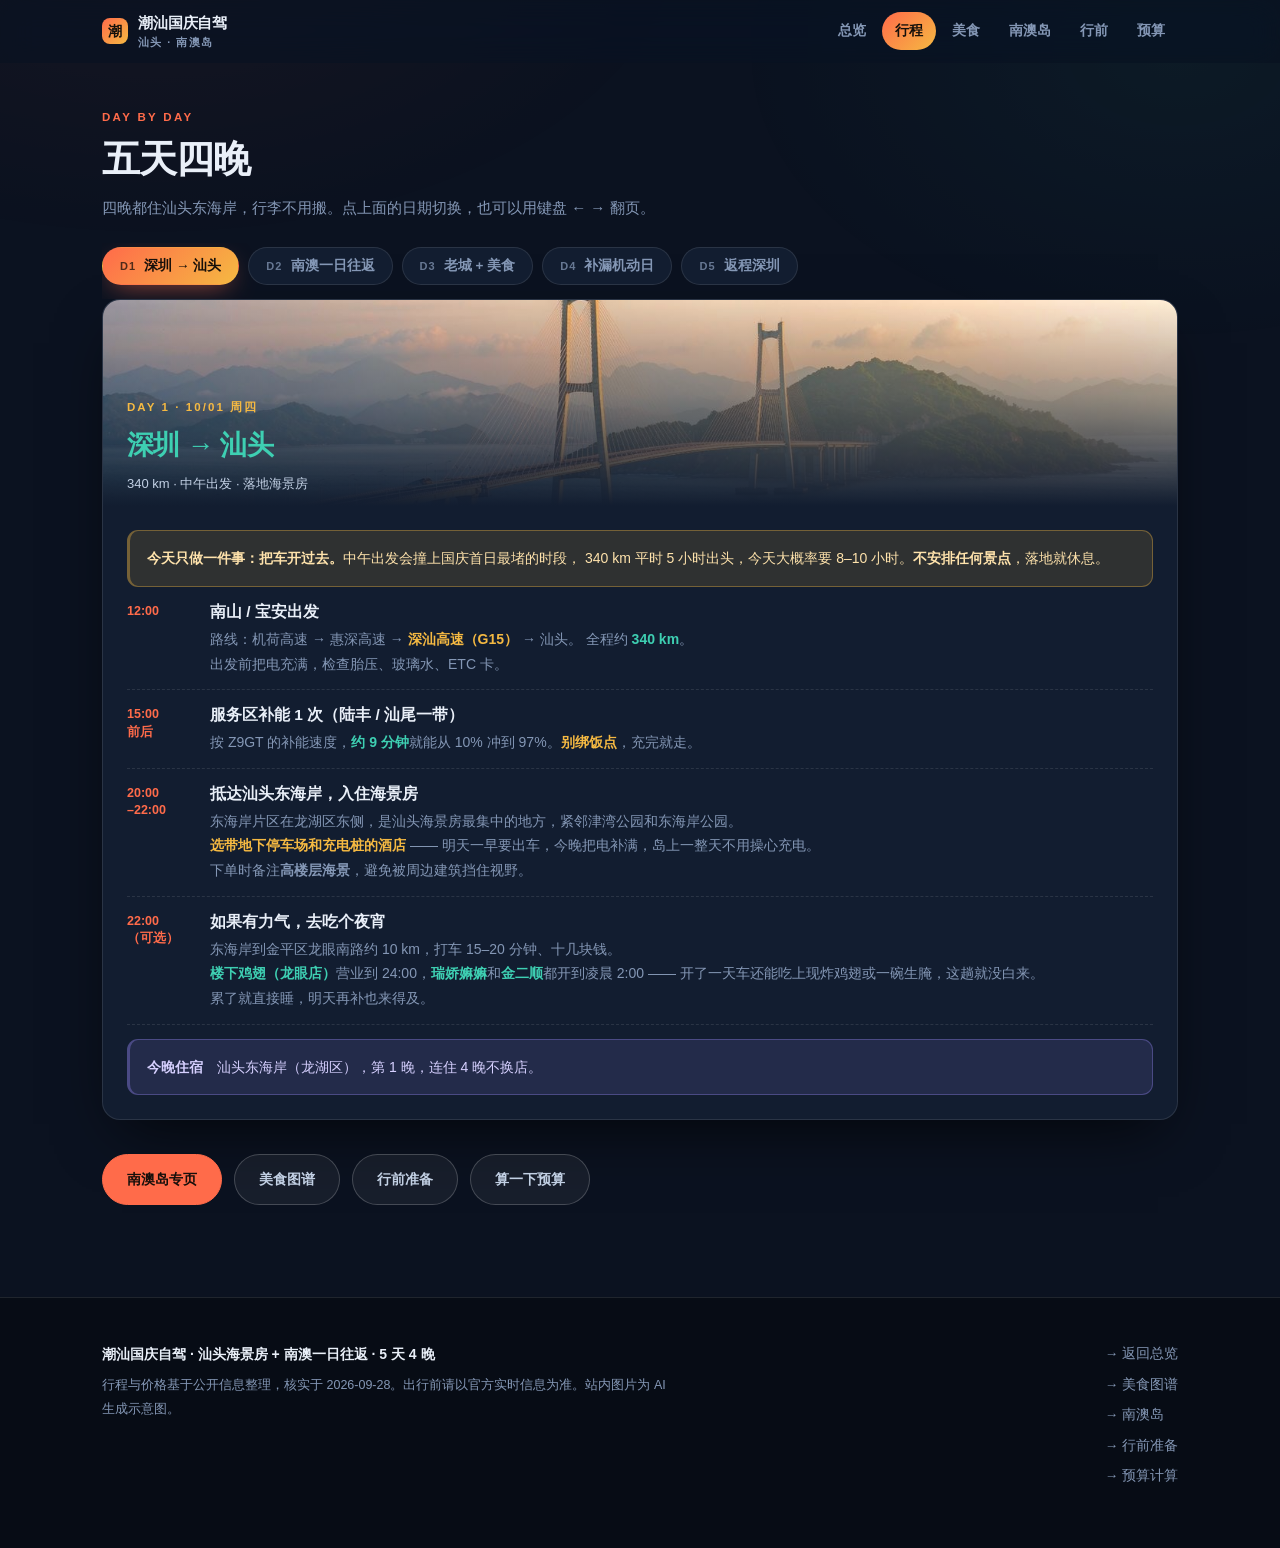
<file: itinerary.html>
<!DOCTYPE html>
<html lang="zh-CN">
<head>
<meta charset="UTF-8">
<meta name="viewport" content="width=device-width, initial-scale=1, viewport-fit=cover">
<title>每日行程 | 汕头海景房 + 南澳一日往返 · 5 天 4 晚</title>
<link rel="stylesheet" href="assets/style.css">
</head>
<body>

<header class="hdr">
  <div class="hdr-in">
    <a class="brand" href="index.html">
      <span class="mk">潮</span>
      <span>潮汕国庆自驾<small>汕头 · 南澳岛</small></span>
    </a>
    <button class="burger" aria-label="菜单">&#9776;</button>
    <nav class="nav">
      <a href="index.html">总览</a>
      <a href="itinerary.html" class="act">行程</a>
      <a href="food.html">美食</a>
      <a href="nanao.html">南澳岛</a>
      <a href="prep.html">行前</a>
      <a href="budget.html">预算</a>
    </nav>
    <div class="prog"></div>
  </div>
</header>

<section class="section tight" style="padding-top:44px">
  <div class="wrap">
    <div class="sec-head rv" style="margin-bottom:22px">
      <div class="kicker">Day by day</div>
      <h2>五天四晚</h2>
      <p>四晚都住汕头东海岸，行李不用搬。点上面的日期切换，也可以用键盘 &larr; &rarr; 翻页。</p>
    </div>

    <div class="tabs">
      <button class="tab act" data-day="d1"><span class="d">D1</span>深圳 &rarr; 汕头</button>
      <button class="tab" data-day="d2"><span class="d">D2</span>南澳一日往返</button>
      <button class="tab" data-day="d3"><span class="d">D3</span>老城 + 美食</button>
      <button class="tab" data-day="d4"><span class="d">D4</span>补漏机动日</button>
      <button class="tab" data-day="d5"><span class="d">D5</span>返程深圳</button>
    </div>

    <!-- ================= D1 ================= -->
    <div class="panel act" data-day="d1">
      <div class="daycard">
        <div class="top">
          <img src="assets/img/nanao-bridge.jpg" alt="深汕高速">
          <div class="tt"><div class="d">Day 1 · 10/01 周四</div>
            <h3>深圳 &rarr; 汕头</h3>
            <div class="s">340 km · 中午出发 · 落地海景房</div>
          </div>
        </div>
        <div class="tl">
          <div class="alert a-gold"><b>今天只做一件事：把车开过去。</b>中午出发会撞上国庆首日最堵的时段，
            340 km 平时 5 小时出头，今天大概率要 8–10 小时。<b>不安排任何景点</b>，落地就休息。</div>

          <div class="tl-i"><div class="tm">12:00</div><div class="bd">
            <div class="h">南山 / 宝安出发</div>
            <div class="x">路线：机荷高速 &rarr; 惠深高速 &rarr; <strong>深汕高速（G15）</strong> &rarr; 汕头。
            全程约 <em>340 km</em>。<br>
            出发前把电充满，检查胎压、玻璃水、ETC 卡。</div>
          </div></div>

          <div class="tl-i"><div class="tm">15:00<br>前后</div><div class="bd">
            <div class="h">服务区补能 1 次（陆丰 / 汕尾一带）</div>
            <div class="x">按 Z9GT 的补能速度，<em>约 9 分钟</em>就能从 10% 冲到 97%。<strong>别绑饭点</strong>，充完就走。</div>
          </div></div>

          <div class="tl-i"><div class="tm">20:00<br>&ndash;22:00</div><div class="bd">
            <div class="h">抵达汕头东海岸，入住海景房</div>
            <div class="x">东海岸片区在龙湖区东侧，是汕头海景房最集中的地方，紧邻津湾公园和东海岸公园。<br>
            <strong>选带地下停车场和充电桩的酒店</strong> —— 明天一早要出车，今晚把电补满，岛上一整天不用操心充电。<br>
            下单时备注<b>高楼层海景</b>，避免被周边建筑挡住视野。</div>
          </div></div>

          <div class="tl-i"><div class="tm">22:00<br>（可选）</div><div class="bd">
            <div class="h">如果有力气，去吃个夜宵</div>
            <div class="x">东海岸到金平区龙眼南路约 10 km，打车 15–20 分钟、十几块钱。<br>
            <em>楼下鸡翅（龙眼店）</em>营业到 24:00，<em>瑞娇嫲嫲</em>和<em>金二顺</em>都开到凌晨 2:00 ——
            开了一天车还能吃上现炸鸡翅或一碗生腌，这趟就没白来。<br>
            累了就直接睡，明天再补也来得及。</div>
          </div></div>

          <div class="alert a-violet" style="margin-top:14px"><b>今晚住宿</b>　汕头东海岸（龙湖区），第 1 晚，连住 4 晚不换店。</div>
        </div>
      </div>
    </div>

    <!-- ================= D2 ================= -->
    <div class="panel" data-day="d2">
      <div class="daycard">
        <div class="top">
          <img src="assets/img/hero-coastal-road.jpg" alt="南澳环岛公路">
          <div class="tt"><div class="d">Day 2 · 10/02 周五</div>
            <h3>南澳岛一日往返</h3>
            <div class="s">68 km 逆时针环岛 · 看完日落出岛</div>
          </div>
        </div>
        <div class="tl">
          <div class="alert a-coral"><b>今天全程最重，成败全在出发时间。</b>预约时段、过桥排队、热门点停车，
            全都靠「早」来解决。06:00 出门，别再晚。</div>

          <div class="tl-i"><div class="tm">06:00</div><div class="bd">
            <div class="h">东海岸出发 &rarr; 莱芜湾核验点</div>
            <div class="x">东海岸到莱芜湾欢乐世界 A 区约 <em>30 分钟</em>。<br>
            <strong>核验要出示：</strong>「南澳畅行」预约成功截图 + 行驶证。<br>
            约 30 分钟后到桥头，走预约通道，赶在 9 点后的车流峰值前进岛。</div>
          </div></div>

          <div class="tl-i"><div class="tm">06:40</div><div class="bd">
            <div class="h">过南澳大桥</div>
            <div class="x">9 座及以下客车 <em>96 元</em>（入岛一次性收双程），出岛不再收费；<strong>法定节假日 7 座及以下私家车免费</strong>，国庆很可能不收费。<br>
            桥面约 9 km，<em>全程限速 60 km/h</em>，区间测速加抓拍，<strong>严禁停车拍照</strong>、超车、倒车、上下客。<br>
            <em>国庆期间可能实行单向通行管制，跟随路面标识分流入岛、出岛，不要随意变道穿插。</em></div>
          </div></div>

          <div class="alert a-sea" style="margin:12px 0"><b>环岛方向：逆时针。</b>下桥后右转，由西向南再向东、向北绕一圈，
            全线单向沿海、拍照全程顺光、不走回头路。这个方向是公认最优。</div>

          <div class="tl-i"><div class="tm">07:30</div><div class="bd">
            <div class="h">启航广场 · 长山尾灯塔</div>
            <div class="x">进岛第一个地标，红白灯塔配跨海大桥，评分 4.9。停 15–20 分钟打卡大桥同框机位。</div>
          </div></div>

          <div class="tl-i"><div class="tm">08:30</div><div class="bd">
            <div class="h">田仔地质公园</div>
            <div class="x">海蚀崖加礁石海岸，浪大的时候很壮观。停留约 40 分钟。</div>
          </div></div>

          <div class="tl-i"><div class="tm">09:30</div><div class="bd">
            <div class="h">钱澳湾灯塔</div>
            <div class="x">奶油白的小灯塔配海边栈道，小众文艺机位。旁边石潭寺停车场<strong>全天免费</strong>，可以停这里。</div>
          </div></div>

          <div class="tl-i"><div class="tm">10:20</div><div class="bd">
            <div class="h">海丝广场 · 前江湾</div>
            <div class="x">打卡地标墙，前江湾沙滩平缓，适合走一走。</div>
          </div></div>

          <div class="tl-i"><div class="tm">11:30</div><div class="bd">
            <div class="h">后宅镇午餐（休整 1 小时）</div>
            <div class="x">南澳县城中心，海鲜市场和平价餐馆都在这。<br>
            <strong>必吃：</strong><em>紫菜炒饭</em>、<em>南澳蚝烙</em>、<em>马鲛鱼丸</em>、<em>海鲜粥</em>、白灼小管。<br>
            最省钱的吃法：后宅市场自己买海鲜（花蟹约 25 元/斤、皮皮虾约 30 元/斤），找档口加工，加工费 10–20 元。<br>
            <strong>避坑：青澳湾沿街排档比后宅贵约 30%，正餐尽量回后宅或云澳吃。</strong></div>
          </div></div>

          <div class="tl-i"><div class="tm">13:00</div><div class="bd">
            <div class="h">云澳渔港 &rarr; 宋井</div>
            <div class="x">云澳渔港停满渔船，彩色养殖浮球很上镜，可买刚上岸的海鲜。顺路参观<strong>宋井</strong>
            （南宋古井，离海极近却井水甘甜，门票约 <em>16 元</em>）。</div>
          </div></div>

          <div class="tl-i"><div class="tm">14:10</div><div class="bd">
            <div class="h">三囱崖灯塔</div>
            <div class="x">红白双子灯塔立在悬崖上，环岛核心打卡点，评分 4.4。停留约 1 小时。</div>
          </div></div>

          <div class="tl-i"><div class="tm">15:30</div><div class="bd">
            <div class="h">青澳湾 + 北回归线「自然之门」</div>
            <div class="x">南澳最出名的沙滩，沙细水清、坡度平缓，评分 4.7。北回归线标志塔就在黄金海岸内，免费，评分 4.6。<br>
            <strong>这里国庆人最多</strong>，停车位极紧张，做好心理准备。</div>
          </div></div>

          <div class="tl-i"><div class="tm">17:00</div><div class="bd">
            <div class="h">金银岛 / 深澳总兵府（快速一逛）</div>
            <div class="x">金银岛是花岗岩叠成的礁石海景（门票约 6 元），总兵府是明清海防遗址（门票约 13 元），都在深澳镇一带，顺路二选一。</div>
          </div></div>

          <div class="tl-i"><div class="tm">17:40</div><div class="bd">
            <div class="h">蛴仔澎风车山 —— 等日落</div>
            <div class="x">被叫做「宫崎骏同款风车海」。<strong>42 号风机视野最佳</strong>，2 号公路一带是公认的「橘子海」日落机位。<br>
            南澳的日落安排在这里，是因为看完直接顺着西线出岛，不用折返。</div>
          </div></div>

          <div class="tl-i"><div class="tm">18:30</div><div class="bd">
            <div class="h">走马埔彩虹海 &rarr; 回后宅镇吃晚餐</div>
            <div class="x">彩虹海是成片彩色养殖浮球，顺路看一眼。<br>
            <strong>然后去后宅镇吃晚饭 —— 这一顿不只是吃饭，是故意用来躲开 17:00–19:00 的傍晚出岛高峰。</strong><br>
            推荐 <em>瑞娇嫲嫲 · 南澳后宅店</em>（后宅镇海滨路 100 号首层，营业到 01:00）—— 你点名想吃的生腌，岛上就有分店。</div>
          </div></div>

          <div class="tl-i"><div class="tm">20:00</div><div class="bd">
            <div class="h">出发出岛</div>
            <div class="x">这时大队人马已经散得差不多了，桥上明显比 17–19 点好走。出岛不再收费，直接过。<br>
            约 <em>21:00</em> 回到汕头东海岸。</div>
          </div></div>

          <div class="alert a-violet" style="margin-top:14px"><b>今晚住宿</b>　汕头东海岸，第 2 晚。</div>
          <div class="alert a-gold" style="margin-top:10px"><b>如果没抢到 10/2 的预约</b>：把这一天整体挪到 10/3 或 10/4，
            后面的汕头行程顺延一天即可，结构不受影响。</div>
        </div>
      </div>
    </div>

    <!-- ================= D3 ================= -->
    <div class="panel" data-day="d3">
      <div class="daycard">
        <div class="top">
          <img src="assets/img/old-street.jpg" alt="汕头小公园骑楼">
          <div class="tt"><div class="d">Day 3 · 10/03 周六</div>
            <h3>汕头老城 + 美食主线</h3>
            <div class="s">你点名的店里，今天走掉三家</div>
          </div>
        </div>
        <div class="tl">
          <div class="alert a-sea"><b>今天全程不用开车。</b>小公园、龙眼南路、金新路、金砂东路彼此都在几公里内，
            从东海岸打车过去十几块钱，别自己开车找车位。</div>

          <div class="tl-i"><div class="tm">09:30</div><div class="bd">
            <div class="h">小公园开埠文化区 · 骑楼老街 · 汕头旅社</div>
            <div class="x">汕头老城核心区，骑楼加南洋风建筑，一路慢走拍照。汕头旅社是老网红机位。</div>
          </div></div>

          <div class="tl-i"><div class="tm">10:30</div><div class="bd">
            <div class="h">鮀茶堂 · 汕头本土茶饮（商平路店）<span style="color:var(--gold);font-size:12px;font-weight:700">· 你点名的</span></div>
            <div class="x">金平区商平路 37 号（汕头旅社旁）｜10:00&ndash;22:00。<strong>你爱的「芝芝潮汕青芒」这里就有。</strong>
            另外招牌是鸭屎香奶茶和竹筒茶，竹筒能带走当纪念。茶底用凤凰单丛，没有工业奶精的甜腻感。</div>
          </div></div>

          <div class="tl-i"><div class="tm">12:00</div><div class="bd">
            <div class="h">午餐：小吴肠粉 / 老妈宫粽球</div>
            <div class="x">小吴肠粉（龙眼南路老店）手磨米浆现蒸，皮薄馅足；老妈宫粽球（升平路老妈宫戏台旁）百年老字号。二选一。</div>
          </div></div>

          <div class="tl-i"><div class="tm">14:00</div><div class="bd">
            <div class="h">邻家果园梅汁水果<span style="color:var(--gold);font-size:12px;font-weight:700">· 你点名的</span></div>
            <div class="x">金平区金新路 118 号 1 座｜10:30&ndash;22:30。<strong>20 元一大盒</strong>梅汁 / 甘草水果，现切现拌。
            还有鲜榨果汁、水果冰、水果酸奶。</div>
          </div></div>

          <div class="tl-i"><div class="tm">15:30</div><div class="bd">
            <div class="h">霸道福 · 潮汕製冰店<span style="color:var(--gold);font-size:12px;font-weight:700">· 你点名的</span></div>
            <div class="x">金平区金砂东路 108 号（金讯大厦楼下，金砂总店）｜10:00&ndash;23:00｜人均约 30。<br>
            汕头高端炒酸奶的开创品牌，招牌是<strong>纯水果软冰淇淋</strong>（不含奶油、低糖）、<strong>炒酸奶</strong>，以及很有话题度的<strong>豆腐雪糕</strong>。<br>
            <em>该品牌另有中山中路等门店，出发前用地图确认当天营业的那家。</em></div>
          </div></div>

          <div class="tl-i"><div class="tm">17:30</div><div class="bd">
            <div class="h">西堤公园 / 海滨路看日落</div>
            <div class="x">老码头风貌，日落时段最出片。吃点甜的降降温，在这里坐一会儿。</div>
          </div></div>

          <div class="tl-i"><div class="tm">19:00</div><div class="bd">
            <div class="h">晚餐：杏花吴记牛肉火锅</div>
            <div class="x">金平区杏花西路 16 号｜09:30&ndash;21:30｜人均 80&ndash;100。必吃榜常客，<strong>务必提前线上取号</strong>。<br>
            <strong>涮肉口诀：</strong>匙柄 / 吊龙 / 雪花肉 <em>8 秒</em>；三花趾 / 五花趾 <em>15 秒</em>；胸口油 <em>3&ndash;5 分钟</em>。<br>
            <strong>蘸料：</strong>沙茶酱 + 普宁豆酱 + 芹菜珠。锅底只认牛骨清汤。<br>
            <em>不想排队就换八合里海记牛肉火锅（汕头总店），或 60 年老字号福合埕。</em></div>
          </div></div>

          <div class="tl-i"><div class="tm">21:30</div><div class="bd">
            <div class="h">龙眼南路夜宵</div>
            <div class="x">伟顺反沙屋（龙眼南路椰园 4 栋 103 号，现点现做的反沙番薯 / 芋头 / 咸蛋黄 / 油柑）、
            纪德来甜汤（华山北路金墩园 21 栋 110，黑芝麻牛奶冰与大满贯必点）。</div>
          </div></div>

          <div class="alert a-violet" style="margin-top:14px"><b>今晚住宿</b>　汕头东海岸，第 3 晚。</div>
        </div>
      </div>
    </div>

    <!-- ================= D4 ================= -->
    <div class="panel" data-day="d4">
      <div class="daycard">
        <div class="top">
          <img src="assets/img/oyster-omelette.jpg" alt="潮汕小吃">
          <div class="tt"><div class="d">Day 4 · 10/04 周日</div>
            <h3>补漏 + 机动日</h3>
            <div class="s">不排硬任务，把前面落下的补齐</div>
          </div>
        </div>
        <div class="tl">
          <div class="alert a-sea"><b>这天是刻意留白的。</b>前面哪天累了，今天就能什么都不干。
            下面按折腾程度由高到低给了三块，随意拼。</div>

          <div class="tl-i"><div class="tm">上午</div><div class="bd">
            <div class="h">睡到自然醒 &rarr; 补吃没排上的店</div>
            <div class="x"><strong>楼下鸡翅（龙眼店）</strong>：金平区龙眼西七巷 6 号，腐乳鸡翅、雪花鸡翅、反沙咸蛋黄、炸虾枣。
            <em>店面小、基本只能外带。</em><br>
            <strong>瑞娇嫲嫲潮汕生腌（龙眼南路总店）</strong>：金平区龙眼园北区 8 栋 104 号｜11:00&ndash;02:00 —— 如果 10/2 在岛上没吃到，今天补。<br>
            还有 <strong>老四肠粉</strong>、<strong>普宁反沙番薯芋头</strong>、<strong>长平老姿娘牛肉火锅</strong>。</div>
          </div></div>

          <div class="tl-i"><div class="tm">下午</div><div class="bd">
            <div class="h">三选一</div>
            <div class="x"><strong>A · 妈屿岛</strong>：海岛渔村加妈祖庙，开车可达，半天足够，最省心。<br>
            <strong>B · 礐石风景名胜区 + 海滨长廊</strong>：山海石景，适合慢走，看内海湾。<br>
            <strong>C · 澄海陈慈黉故居</strong>：被称作「岭南第一侨宅」，建筑控会喜欢。<br>
            都不想去就 <strong>D · 回小公园补拍</strong>，前两天没拍够的机位这天补。</div>
          </div></div>

          <div class="tl-i"><div class="tm">傍晚</div><div class="bd">
            <div class="h">买手信</div>
            <div class="x">老香黄、腐乳饼、束砂、凤凰单丛茶、达濠鱼丸。<br>
            <strong>去小公园老市区一带的老字号门店买</strong>，比景区门口便宜而且更正宗。</div>
          </div></div>

          <div class="tl-i"><div class="tm">晚上</div><div class="bd">
            <div class="h">收尾晚餐</div>
            <div class="x">把最想吃但还没吃到的那家留到今天 —— 生腌、牛肉火锅、海鲜大排档，任选。</div>
          </div></div>

          <div class="alert a-violet" style="margin-top:14px"><b>今晚住宿</b>　汕头东海岸，第 4 晚（最后一晚）。</div>
        </div>
      </div>
    </div>

    <!-- ================= D5 ================= -->
    <div class="panel" data-day="d5">
      <div class="daycard">
        <div class="top">
          <img src="assets/img/qingao-sunrise.jpg" alt="返程">
          <div class="tt"><div class="d">Day 5 · 10/05 周一</div>
            <h3>汕头 &rarr; 深圳</h3>
            <div class="s">07:30 前上路，把堵车留给后面的人</div>
          </div>
        </div>
        <div class="tl">
          <div class="alert a-sea"><b>10/5 返程是个好选择。</b>国庆高速免费到 10/7 24:00 才结束，但返程大军集中在 10/6 和 10/7。
            10/5 走，路上会明显清爽。</div>

          <div class="tl-i"><div class="tm">06:30</div><div class="bd">
            <div class="h">起床收行李</div>
            <div class="x">酒店附近吃个肠粉当早餐。手信昨晚应该已经买好，没买的话趁早去老市区补一趟。</div>
          </div></div>

          <div class="tl-i"><div class="tm">07:30</div><div class="bd">
            <div class="h">出发返深</div>
            <div class="x">路线反向：深汕高速（G15）&rarr; 惠深高速 &rarr; 机荷高速 &rarr; 深圳南山 / 宝安。</div>
          </div></div>

          <div class="tl-i"><div class="tm">途中</div><div class="bd">
            <div class="h">补能 1 次</div>
            <div class="x">选服务区快充，约 9 分钟。找桩用 <em>比亚迪 App &rarr; 充电地图</em>，看实时占用和功率。</div>
          </div></div>

          <div class="tl-i"><div class="tm">13:00<br>&ndash;16:00</div><div class="bd">
            <div class="h">抵达深圳</div>
            <div class="x">理想情况午后到家；若遇拥堵，最晚傍晚前后抵达。</div>
          </div></div>

          <div class="alert a-gold"><b>Plan B（万一 10/5 也堵）</b><br>
          延后到 10/6 傍晚 18:00 后走，或提前到 10/4 晚上走夜路。免费时段到 <strong>10/7 24:00</strong> 才结束，
          夜里下高速依然免费，而且高速晚上比白天好走。<br>
          <em>夜驾注意：两人轮换、每 2 小时停一次、避开凌晨 3&ndash;5 点最困的时段。</em></div>
        </div>
      </div>
    </div>

    <div style="display:flex;gap:12px;flex-wrap:wrap;margin-top:34px" class="rv">
      <a class="pill solid" href="nanao.html" style="padding:12px 24px;font-size:14px">南澳岛专页</a>
      <a class="pill" href="food.html" style="padding:12px 24px;font-size:14px">美食图谱</a>
      <a class="pill" href="prep.html" style="padding:12px 24px;font-size:14px">行前准备</a>
      <a class="pill" href="budget.html" style="padding:12px 24px;font-size:14px">算一下预算</a>
    </div>
  </div>
</section>

<footer class="ft">
  <div class="ft-in">
    <div>
      <h4>潮汕国庆自驾 · 汕头海景房 + 南澳一日往返 · 5 天 4 晚</h4>
      <p>行程与价格基于公开信息整理，核实于 2026-09-28。出行前请以官方实时信息为准。站内图片为 AI 生成示意图。</p>
    </div>
    <div class="nx">
      <a href="index.html">&rarr; 返回总览</a>
      <a href="food.html">&rarr; 美食图谱</a>
      <a href="nanao.html">&rarr; 南澳岛</a>
      <a href="prep.html">&rarr; 行前准备</a>
      <a href="budget.html">&rarr; 预算计算</a>
    </div>
  </div>
</footer>

<script src="assets/app.js"></script>
</body>
</html>
</file>
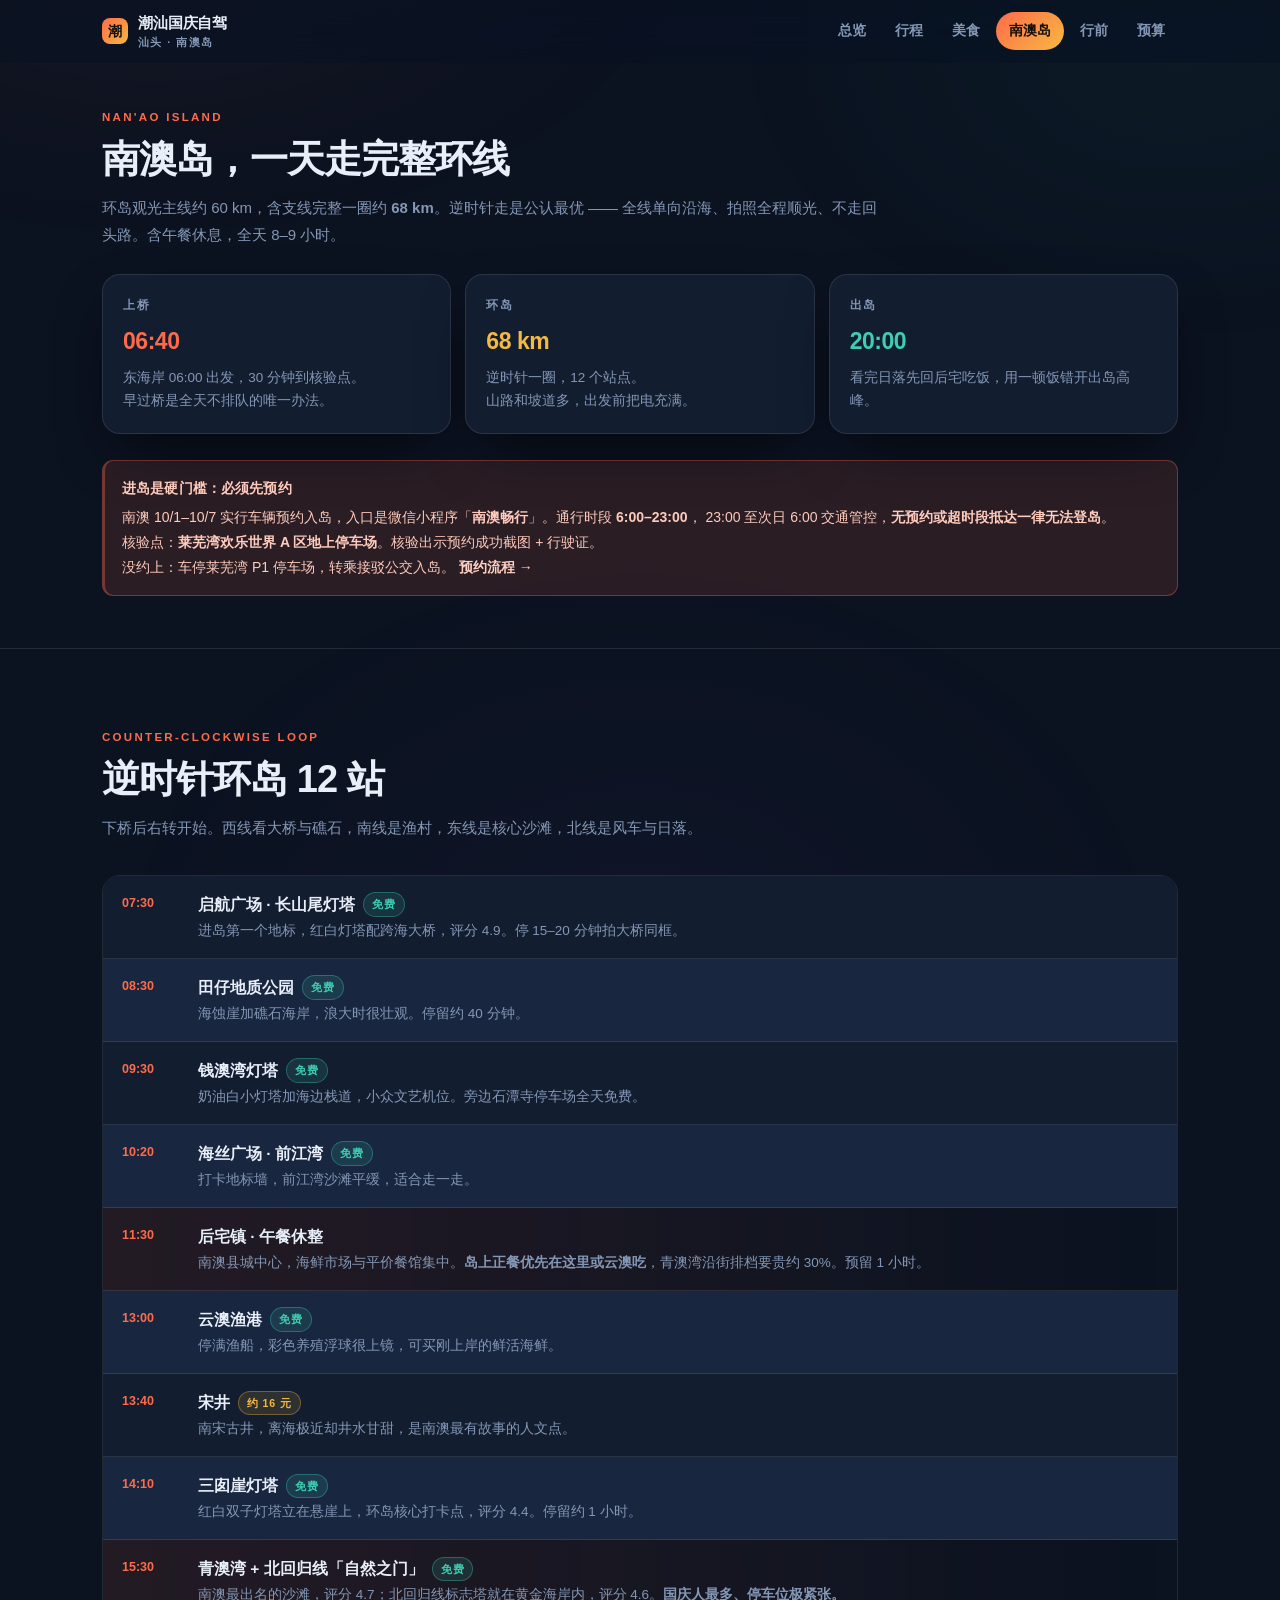
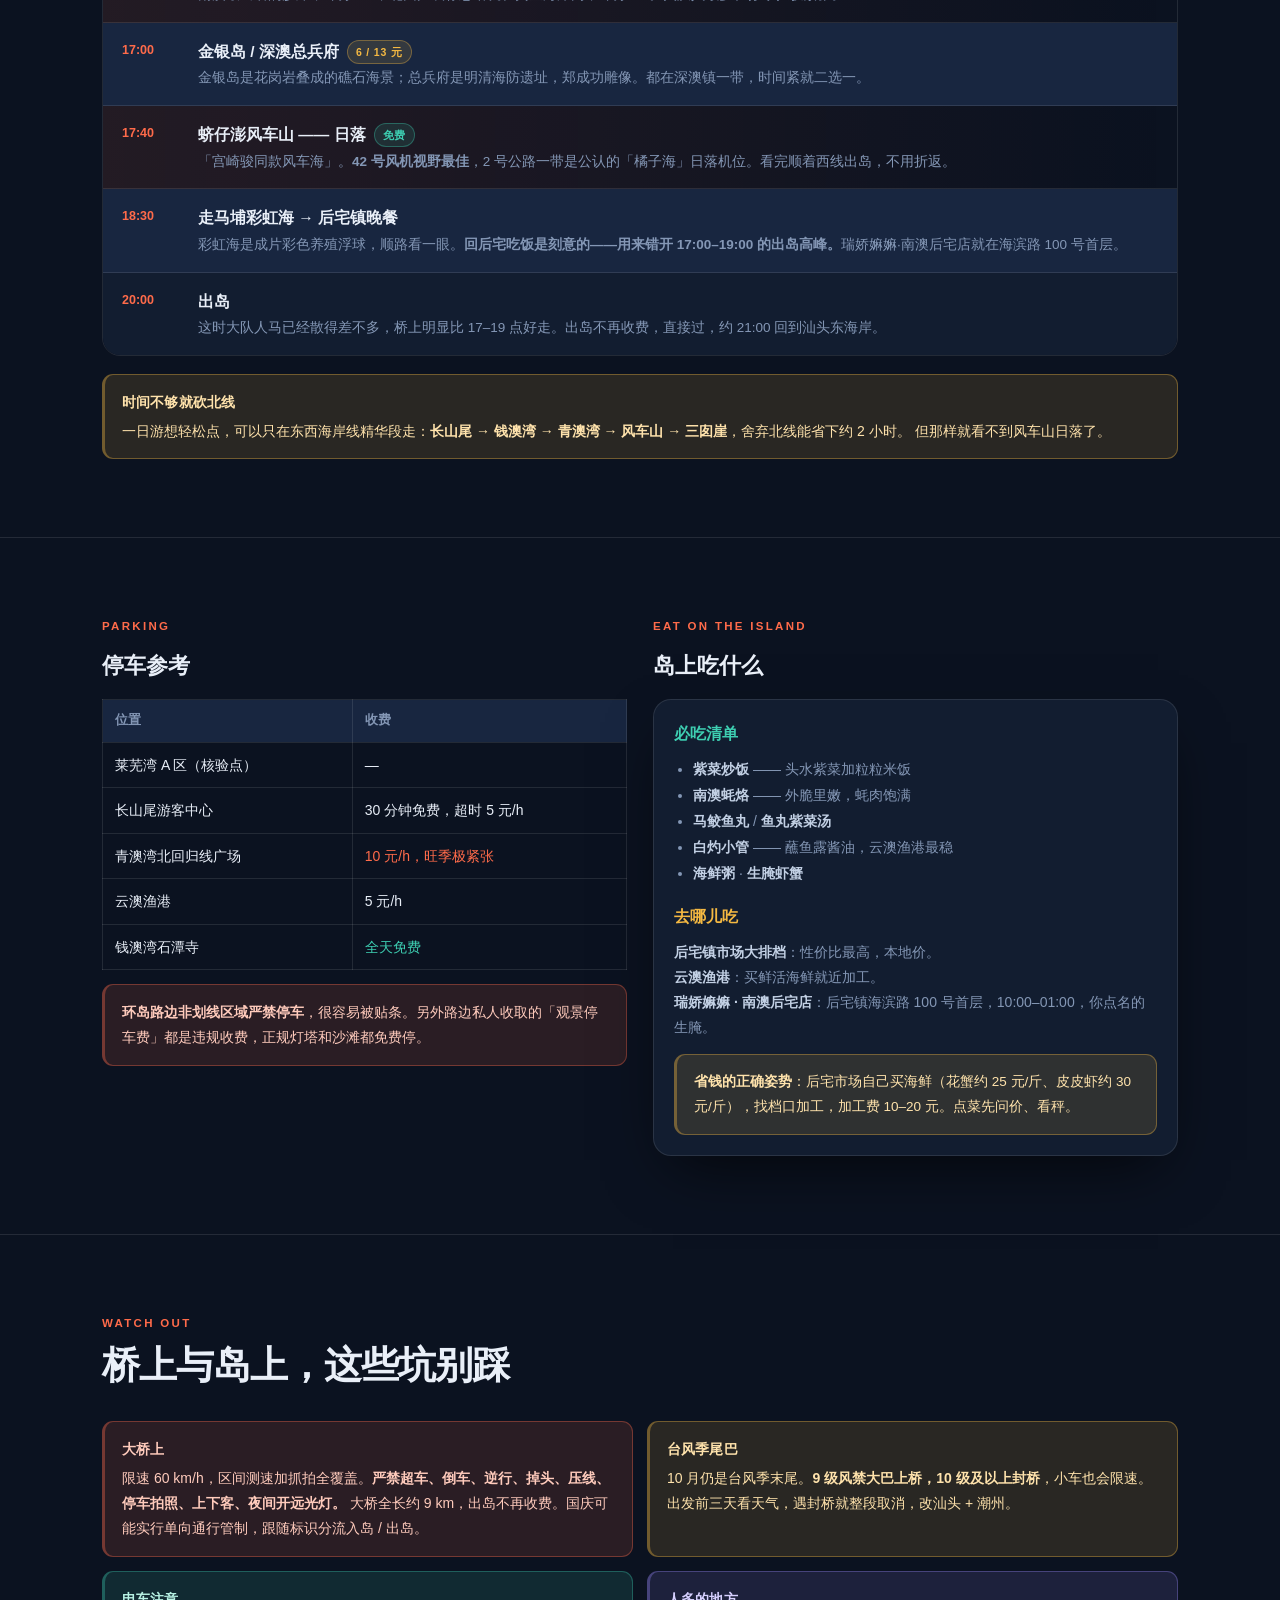
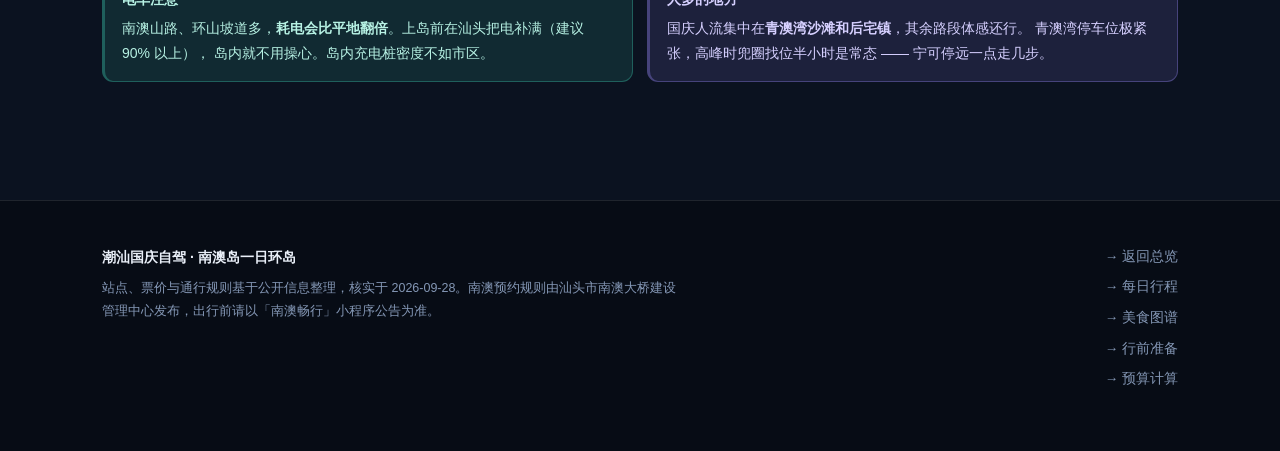
<file: nanao.html>
<!DOCTYPE html>
<html lang="zh-CN">
<head>
<meta charset="UTF-8">
<meta name="viewport" content="width=device-width, initial-scale=1, viewport-fit=cover">
<title>南澳岛一日环岛 | 潮汕国庆自驾</title>
<link rel="stylesheet" href="assets/style.css">
<style>
  .route{display:grid;gap:0;border:1px solid var(--line);border-radius:var(--r);overflow:hidden}
  .rt{display:flex;gap:16px;padding:15px 19px;background:var(--surface);border-bottom:1px solid var(--line);align-items:flex-start}
  .rt:last-child{border-bottom:0}
  .rt:nth-child(even){background:var(--surface-2)}
  .rt .tm{flex:0 0 60px;font-size:12.5px;font-weight:800;color:var(--coral);padding-top:2px;font-variant-numeric:tabular-nums}
  .rt .w{flex:1;min-width:0}
  .rt .w .h{font-weight:700;font-size:15.5px;margin-bottom:2px;display:flex;align-items:center;gap:8px;flex-wrap:wrap}
  .rt .w .h .free{font-size:10.5px;font-weight:800;letter-spacing:.08em;padding:2px 8px;border-radius:999px;background:var(--sea-soft);color:var(--sea);border:1px solid rgba(62,207,178,.35)}
  .rt .w .h .pay{font-size:10.5px;font-weight:800;letter-spacing:.08em;padding:2px 8px;border-radius:999px;background:var(--gold-soft);color:var(--gold);border:1px solid rgba(245,185,66,.35)}
  .rt .w .x{color:var(--muted);font-size:13.5px;line-height:1.7}
  .rt.peak{background:linear-gradient(90deg,rgba(255,107,74,.10),transparent)}
</style>
</head>
<body>

<header class="hdr">
  <div class="hdr-in">
    <a class="brand" href="index.html">
      <span class="mk">潮</span>
      <span>潮汕国庆自驾<small>汕头 · 南澳岛</small></span>
    </a>
    <button class="burger" aria-label="菜单">&#9776;</button>
    <nav class="nav">
      <a href="index.html">总览</a>
      <a href="itinerary.html">行程</a>
      <a href="food.html">美食</a>
      <a href="nanao.html" class="act">南澳岛</a>
      <a href="prep.html">行前</a>
      <a href="budget.html">预算</a>
    </nav>
    <div class="prog"></div>
  </div>
</header>

<section class="section tight" style="padding-top:44px">
  <div class="wrap">
    <div class="sec-head rv" style="margin-bottom:26px">
      <div class="kicker">Nan'ao Island</div>
      <h2>南澳岛，一天走完整环线</h2>
      <p>环岛观光主线约 60 km，含支线完整一圈约 <strong>68 km</strong>。逆时针走是公认最优 ——
      全线单向沿海、拍照全程顺光、不走回头路。含午餐休息，全天 8–9 小时。</p>
    </div>

    <div class="grid g3 rv" style="gap:14px;margin-bottom:26px">
      <div class="card" style="padding:20px">
        <div style="font-size:11.5px;font-weight:800;letter-spacing:.16em;color:var(--muted);margin-bottom:6px">上桥</div>
        <div style="font-size:23px;font-weight:800;color:var(--coral);letter-spacing:-.02em">06:40</div>
        <p style="margin:6px 0 0;color:var(--muted);font-size:13.5px;line-height:1.7">东海岸 06:00 出发，30 分钟到核验点。<br>早过桥是全天不排队的唯一办法。</p>
      </div>
      <div class="card" style="padding:20px">
        <div style="font-size:11.5px;font-weight:800;letter-spacing:.16em;color:var(--muted);margin-bottom:6px">环岛</div>
        <div style="font-size:23px;font-weight:800;color:var(--gold);letter-spacing:-.02em">68 km</div>
        <p style="margin:6px 0 0;color:var(--muted);font-size:13.5px;line-height:1.7">逆时针一圈，12 个站点。<br>山路和坡道多，出发前把电充满。</p>
      </div>
      <div class="card" style="padding:20px">
        <div style="font-size:11.5px;font-weight:800;letter-spacing:.16em;color:var(--muted);margin-bottom:6px">出岛</div>
        <div style="font-size:23px;font-weight:800;color:var(--sea);letter-spacing:-.02em">20:00</div>
        <p style="margin:6px 0 0;color:var(--muted);font-size:13.5px;line-height:1.7">看完日落先回后宅吃饭，用一顿饭错开出岛高峰。</p>
      </div>
    </div>

    <div class="alert a-coral rv">
      <span class="hd">进岛是硬门槛：必须先预约</span>
      南澳 10/1–10/7 实行车辆预约入岛，入口是微信小程序「<b>南澳畅行</b>」。通行时段 <b>6:00–23:00</b>，
      23:00 至次日 6:00 交通管控，<b>无预约或超时段抵达一律无法登岛</b>。<br>
      核验点：<b>莱芜湾欢乐世界 A 区地上停车场</b>。核验出示预约成功截图 + 行驶证。<br>
      没约上：车停莱芜湾 P1 停车场，转乘接驳公交入岛。
      <a href="prep.html" style="color:#ffd0c2;font-weight:700">预约流程 &rarr;</a>
    </div>
  </div>
</section>

<hr class="rule">

<!-- ============ 环岛站点 ============ -->
<section class="section">
  <div class="wrap">
    <div class="sec-head rv">
      <div class="kicker">Counter-clockwise loop</div>
      <h2>逆时针环岛 12 站</h2>
      <p>下桥后右转开始。西线看大桥与礁石，南线是渔村，东线是核心沙滩，北线是风车与日落。</p>
    </div>

    <div class="route rv">
      <div class="rt"><div class="tm">07:30</div><div class="w">
        <div class="h">启航广场 · 长山尾灯塔 <span class="free">免费</span></div>
        <div class="x">进岛第一个地标，红白灯塔配跨海大桥，评分 4.9。停 15&ndash;20 分钟拍大桥同框。</div>
      </div></div>

      <div class="rt"><div class="tm">08:30</div><div class="w">
        <div class="h">田仔地质公园 <span class="free">免费</span></div>
        <div class="x">海蚀崖加礁石海岸，浪大时很壮观。停留约 40 分钟。</div>
      </div></div>

      <div class="rt"><div class="tm">09:30</div><div class="w">
        <div class="h">钱澳湾灯塔 <span class="free">免费</span></div>
        <div class="x">奶油白小灯塔加海边栈道，小众文艺机位。旁边石潭寺停车场全天免费。</div>
      </div></div>

      <div class="rt"><div class="tm">10:20</div><div class="w">
        <div class="h">海丝广场 · 前江湾 <span class="free">免费</span></div>
        <div class="x">打卡地标墙，前江湾沙滩平缓，适合走一走。</div>
      </div></div>

      <div class="rt peak"><div class="tm">11:30</div><div class="w">
        <div class="h">后宅镇 · 午餐休整</div>
        <div class="x">南澳县城中心，海鲜市场与平价餐馆集中。<b>岛上正餐优先在这里或云澳吃</b>，青澳湾沿街排档要贵约 30%。预留 1 小时。</div>
      </div></div>

      <div class="rt"><div class="tm">13:00</div><div class="w">
        <div class="h">云澳渔港 <span class="free">免费</span></div>
        <div class="x">停满渔船，彩色养殖浮球很上镜，可买刚上岸的鲜活海鲜。</div>
      </div></div>

      <div class="rt"><div class="tm">13:40</div><div class="w">
        <div class="h">宋井 <span class="pay">约 16 元</span></div>
        <div class="x">南宋古井，离海极近却井水甘甜，是南澳最有故事的人文点。</div>
      </div></div>

      <div class="rt"><div class="tm">14:10</div><div class="w">
        <div class="h">三囱崖灯塔 <span class="free">免费</span></div>
        <div class="x">红白双子灯塔立在悬崖上，环岛核心打卡点，评分 4.4。停留约 1 小时。</div>
      </div></div>

      <div class="rt peak"><div class="tm">15:30</div><div class="w">
        <div class="h">青澳湾 + 北回归线「自然之门」 <span class="free">免费</span></div>
        <div class="x">南澳最出名的沙滩，评分 4.7；北回归线标志塔就在黄金海岸内，评分 4.6。<b>国庆人最多、停车位极紧张。</b></div>
      </div></div>

      <div class="rt"><div class="tm">17:00</div><div class="w">
        <div class="h">金银岛 / 深澳总兵府 <span class="pay">6 / 13 元</span></div>
        <div class="x">金银岛是花岗岩叠成的礁石海景；总兵府是明清海防遗址，郑成功雕像。都在深澳镇一带，时间紧就二选一。</div>
      </div></div>

      <div class="rt peak"><div class="tm">17:40</div><div class="w">
        <div class="h">蛴仔澎风车山 —— 日落 <span class="free">免费</span></div>
        <div class="x">「宫崎骏同款风车海」。<b>42 号风机视野最佳</b>，2 号公路一带是公认的「橘子海」日落机位。看完顺着西线出岛，不用折返。</div>
      </div></div>

      <div class="rt"><div class="tm">18:30</div><div class="w">
        <div class="h">走马埔彩虹海 &rarr; 后宅镇晚餐</div>
        <div class="x">彩虹海是成片彩色养殖浮球，顺路看一眼。<b>回后宅吃饭是刻意的——用来错开 17:00&ndash;19:00 的出岛高峰。</b>瑞娇嫲嫲·南澳后宅店就在海滨路 100 号首层。</div>
      </div></div>

      <div class="rt"><div class="tm">20:00</div><div class="w">
        <div class="h">出岛</div>
        <div class="x">这时大队人马已经散得差不多，桥上明显比 17&ndash;19 点好走。出岛不再收费，直接过，约 21:00 回到汕头东海岸。</div>
      </div></div>
    </div>

    <div class="alert a-gold rv" style="margin-top:18px">
      <span class="hd">时间不够就砍北线</span>
      一日游想轻松点，可以只在东西海岸线精华段走：<b>长山尾 → 钱澳湾 → 青澳湾 → 风车山 → 三囱崖</b>，舍弃北线能省下约 2 小时。
      但那样就看不到风车山日落了。
    </div>
  </div>
</section>

<hr class="rule">

<!-- ============ 停车 & 美食 ============ -->
<section class="section">
  <div class="wrap">
    <div class="grid g2" style="gap:26px;align-items:start">
      <div class="rv">
        <div class="kicker" style="font-size:11.5px;font-weight:700;letter-spacing:.2em;text-transform:uppercase;color:var(--coral);margin-bottom:10px">Parking</div>
        <h2 style="margin:0 0 14px;font-size:22px">停车参考</h2>
        <table style="width:100%;border-collapse:collapse;font-size:14px">
          <thead><tr>
            <th style="text-align:left;padding:10px 12px;border:1px solid var(--line);background:var(--surface-2);font-size:12.5px;color:var(--muted)">位置</th>
            <th style="text-align:left;padding:10px 12px;border:1px solid var(--line);background:var(--surface-2);font-size:12.5px;color:var(--muted)">收费</th>
          </tr></thead>
          <tbody>
            <tr><td style="padding:10px 12px;border:1px solid var(--line)">莱芜湾 A 区（核验点）</td><td style="padding:10px 12px;border:1px solid var(--line)">&mdash;</td></tr>
            <tr><td style="padding:10px 12px;border:1px solid var(--line)">长山尾游客中心</td><td style="padding:10px 12px;border:1px solid var(--line)">30 分钟免费，超时 5 元/h</td></tr>
            <tr><td style="padding:10px 12px;border:1px solid var(--line)">青澳湾北回归线广场</td><td style="padding:10px 12px;border:1px solid var(--line);color:var(--coral)">10 元/h，旺季极紧张</td></tr>
            <tr><td style="padding:10px 12px;border:1px solid var(--line)">云澳渔港</td><td style="padding:10px 12px;border:1px solid var(--line)">5 元/h</td></tr>
            <tr><td style="padding:10px 12px;border:1px solid var(--line)">钱澳湾石潭寺</td><td style="padding:10px 12px;border:1px solid var(--line);color:var(--sea)">全天免费</td></tr>
          </tbody>
        </table>
        <div class="alert a-coral" style="margin-top:14px">
          <b>环岛路边非划线区域严禁停车</b>，很容易被贴条。另外路边私人收取的「观景停车费」都是违规收费，正规灯塔和沙滩都免费停。
        </div>
      </div>

      <div class="rv" data-d="1">
        <div class="kicker" style="font-size:11.5px;font-weight:700;letter-spacing:.2em;text-transform:uppercase;color:var(--coral);margin-bottom:10px">Eat on the island</div>
        <h2 style="margin:0 0 14px;font-size:22px">岛上吃什么</h2>
        <div class="card" style="padding:20px">
          <h3 style="margin:0 0 10px;font-size:15.5px;color:var(--sea)">必吃清单</h3>
          <ul style="margin:0;padding-left:19px;color:var(--muted);font-size:14px;line-height:1.85">
            <li><b style="color:var(--text-2)">紫菜炒饭</b> —— 头水紫菜加粒粒米饭</li>
            <li><b style="color:var(--text-2)">南澳蚝烙</b> —— 外脆里嫩，蚝肉饱满</li>
            <li><b style="color:var(--text-2)">马鲛鱼丸</b> / <b style="color:var(--text-2)">鱼丸紫菜汤</b></li>
            <li><b style="color:var(--text-2)">白灼小管</b> —— 蘸鱼露酱油，云澳渔港最稳</li>
            <li><b style="color:var(--text-2)">海鲜粥</b> · <b style="color:var(--text-2)">生腌虾蟹</b></li>
          </ul>
          <h3 style="margin:16px 0 10px;font-size:15.5px;color:var(--gold)">去哪儿吃</h3>
          <p style="margin:0;color:var(--muted);font-size:14px;line-height:1.8">
            <b style="color:var(--text-2)">后宅镇市场大排档</b>：性价比最高，本地价。<br>
            <b style="color:var(--text-2)">云澳渔港</b>：买鲜活海鲜就近加工。<br>
            <b style="color:var(--text-2)">瑞娇嫲嫲 · 南澳后宅店</b>：后宅镇海滨路 100 号首层，10:00&ndash;01:00，你点名的生腌。
          </p>
          <div class="alert a-gold" style="margin-top:14px;font-size:13.5px">
            <b>省钱的正确姿势</b>：后宅市场自己买海鲜（花蟹约 25 元/斤、皮皮虾约 30 元/斤），找档口加工，加工费 10&ndash;20 元。点菜先问价、看秤。
          </div>
        </div>
      </div>
    </div>
  </div>
</section>

<hr class="rule">

<!-- ============ 避坑 ============ -->
<section class="section">
  <div class="wrap">
    <div class="sec-head rv">
      <div class="kicker">Watch out</div>
      <h2>桥上与岛上，这些坑别踩</h2>
    </div>
    <div class="grid g2 rv" style="gap:14px">
      <div class="alert a-coral"><span class="hd">大桥上</span>
        限速 60 km/h，区间测速加抓拍全覆盖。<b>严禁超车、倒车、逆行、掉头、压线、停车拍照、上下客、夜间开远光灯。</b>
        大桥全长约 9 km，出岛不再收费。国庆可能实行单向通行管制，跟随标识分流入岛 / 出岛。
      </div>
      <div class="alert a-gold"><span class="hd">台风季尾巴</span>
        10 月仍是台风季末尾。<b>9 级风禁大巴上桥，10 级及以上封桥</b>，小车也会限速。
        出发前三天看天气，遇封桥就整段取消，改汕头 + 潮州。
      </div>
      <div class="alert a-sea"><span class="hd">电车注意</span>
        南澳山路、环山坡道多，<b>耗电会比平地翻倍</b>。上岛前在汕头把电补满（建议 90% 以上），
        岛内就不用操心。岛内充电桩密度不如市区。
      </div>
      <div class="alert a-violet"><span class="hd">人多的地方</span>
        国庆人流集中在<b>青澳湾沙滩和后宅镇</b>，其余路段体感还行。
        青澳湾停车位极紧张，高峰时兜圈找位半小时是常态 —— 宁可停远一点走几步。
      </div>
    </div>
  </div>
</section>

<footer class="ft">
  <div class="ft-in">
    <div>
      <h4>潮汕国庆自驾 · 南澳岛一日环岛</h4>
      <p>站点、票价与通行规则基于公开信息整理，核实于 2026-09-28。南澳预约规则由汕头市南澳大桥建设管理中心发布，出行前请以「南澳畅行」小程序公告为准。</p>
    </div>
    <div class="nx">
      <a href="index.html">&rarr; 返回总览</a>
      <a href="itinerary.html">&rarr; 每日行程</a>
      <a href="food.html">&rarr; 美食图谱</a>
      <a href="prep.html">&rarr; 行前准备</a>
      <a href="budget.html">&rarr; 预算计算</a>
    </div>
  </div>
</footer>

<script src="assets/app.js"></script>
</body>
</html>
</file>
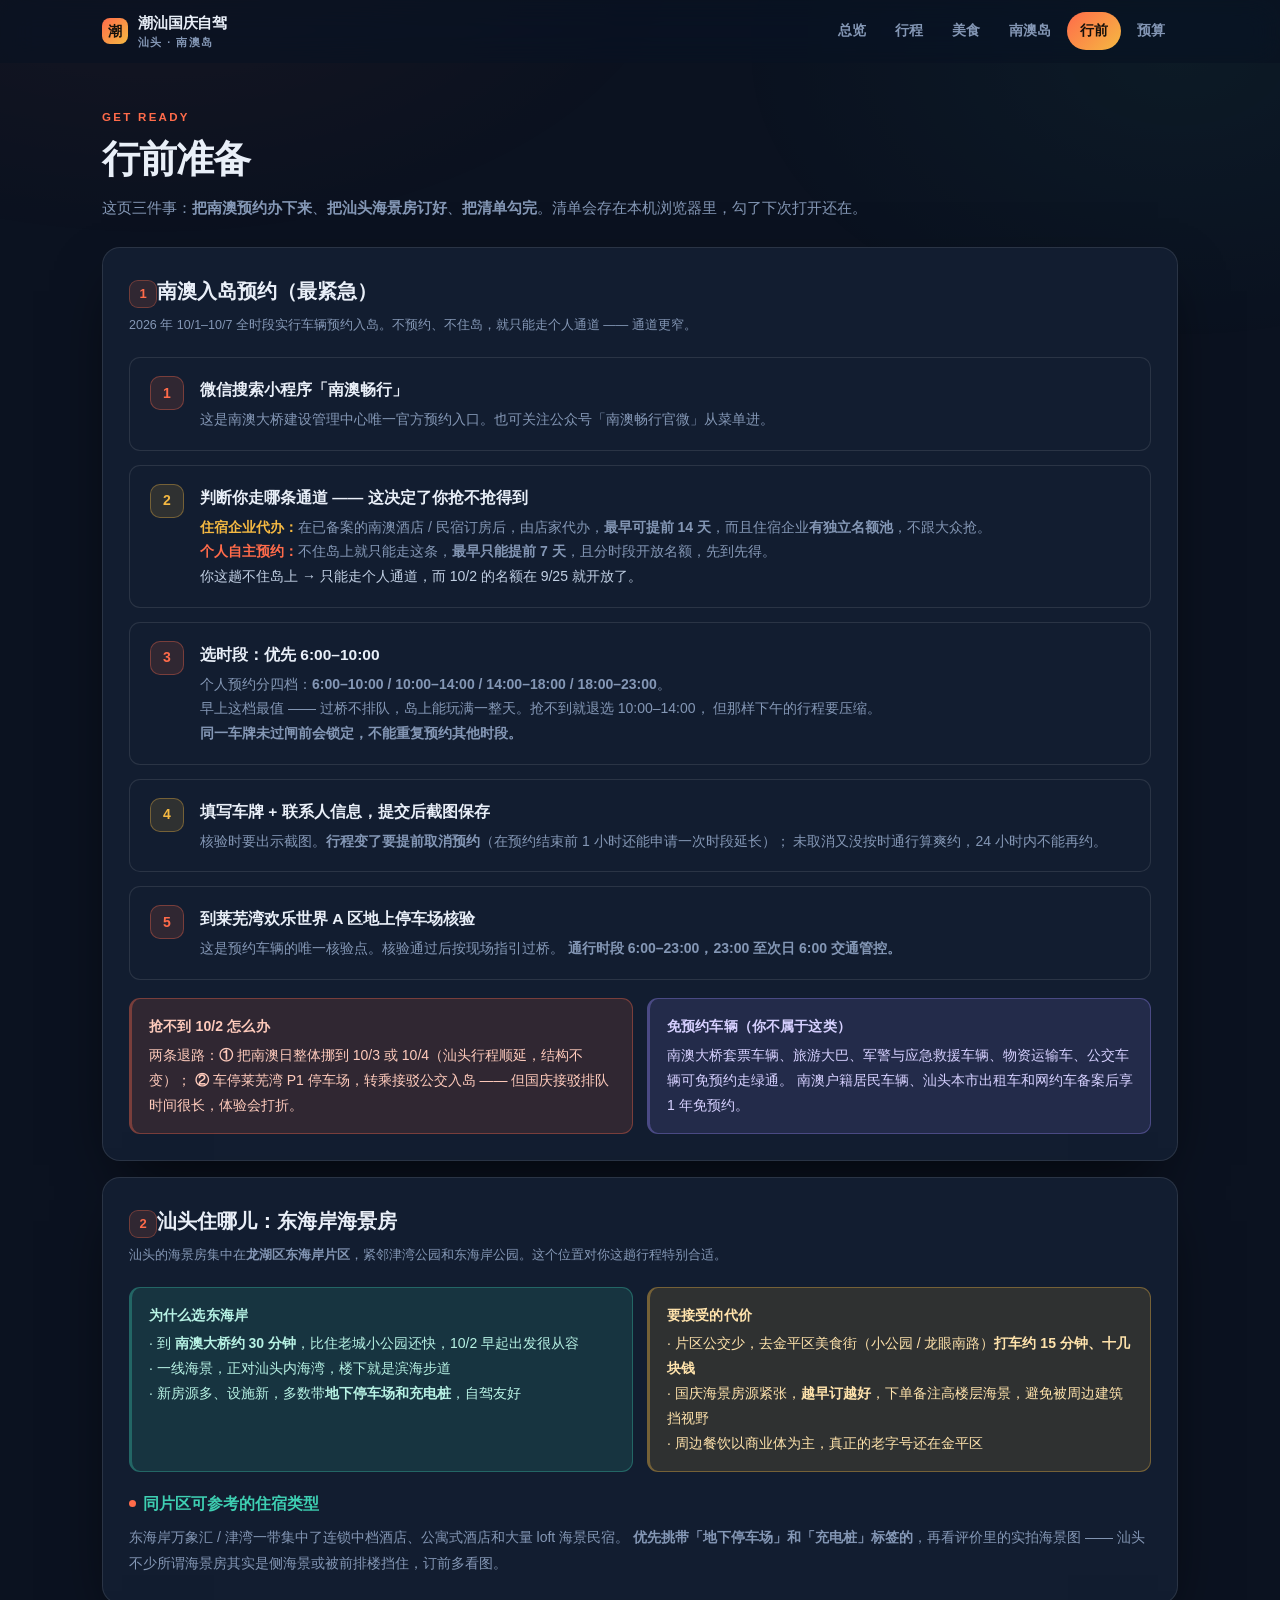
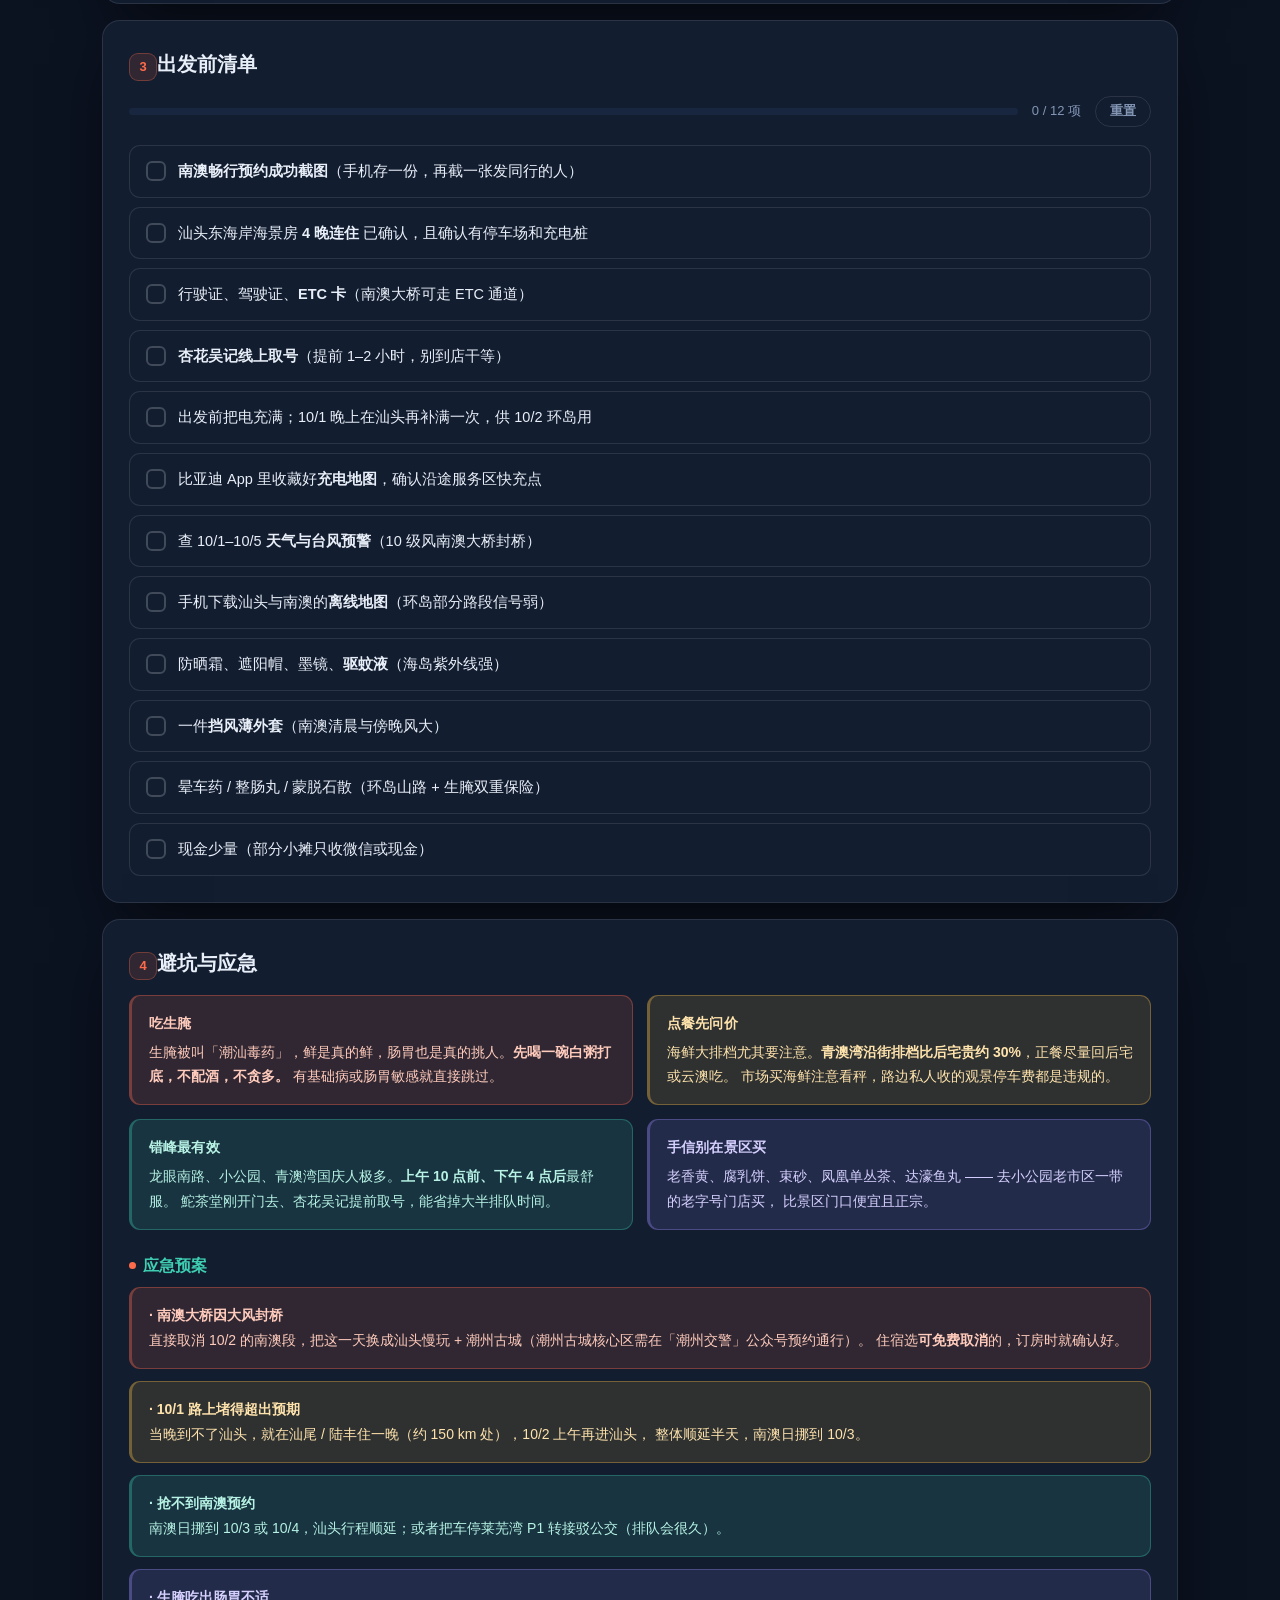
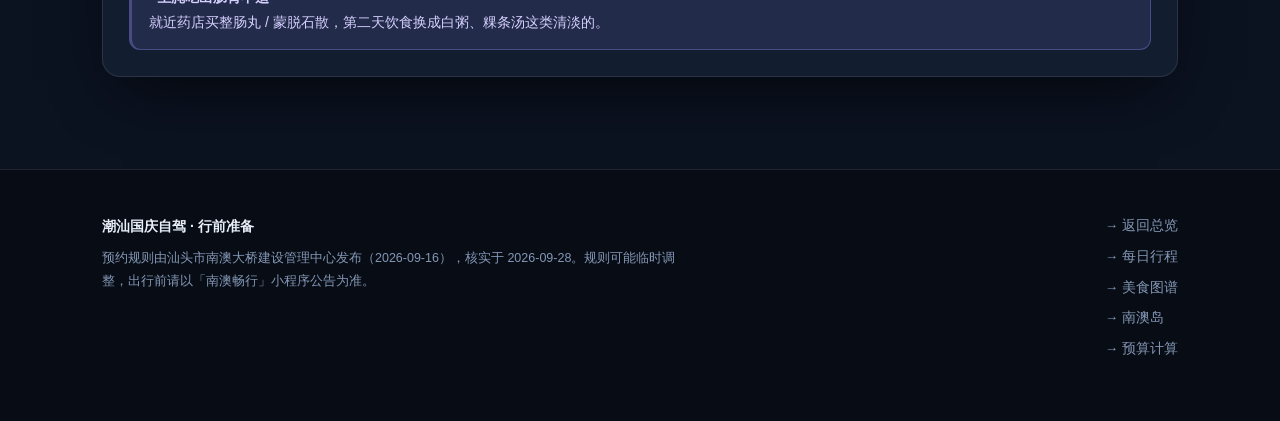
<file: prep.html>
<!DOCTYPE html>
<html lang="zh-CN">
<head>
<meta charset="UTF-8">
<meta name="viewport" content="width=device-width, initial-scale=1, viewport-fit=cover">
<title>行前准备 | 潮汕国庆自驾 · 5 天 4 晚</title>
<link rel="stylesheet" href="assets/style.css">
</head>
<body>

<header class="hdr">
  <div class="hdr-in">
    <a class="brand" href="index.html">
      <span class="mk">潮</span>
      <span>潮汕国庆自驾<small>汕头 · 南澳岛</small></span>
    </a>
    <button class="burger" aria-label="菜单">&#9776;</button>
    <nav class="nav">
      <a href="index.html">总览</a>
      <a href="itinerary.html">行程</a>
      <a href="food.html">美食</a>
      <a href="nanao.html">南澳岛</a>
      <a href="prep.html" class="act">行前</a>
      <a href="budget.html">预算</a>
    </nav>
    <div class="prog"></div>
  </div>
</header>

<section class="section tight" style="padding-top:44px">
  <div class="wrap">
    <div class="sec-head rv" style="margin-bottom:26px">
      <div class="kicker">Get ready</div>
      <h2>行前准备</h2>
      <p>这页三件事：<strong>把南澳预约办下来</strong>、<strong>把汕头海景房订好</strong>、<strong>把清单勾完</strong>。清单会存在本机浏览器里，勾了下次打开还在。</p>
    </div>

    <!-- ====== 预约流程 ====== -->
    <div class="card rv" style="padding:26px" id="booking">
      <h2 style="font-size:20px;margin:0 0 6px"><span class="num">1</span>南澳入岛预约（最紧急）</h2>
      <p class="sub" style="margin-bottom:20px">2026 年 10/1–10/7 全时段实行车辆预约入岛。不预约、不住岛，就只能走个人通道 —— 通道更窄。</p>

      <div class="steps">
        <div class="step">
          <div class="no">1</div>
          <div>
            <h4>微信搜索小程序「南澳畅行」</h4>
            <p>这是南澳大桥建设管理中心唯一官方预约入口。也可关注公众号「南澳畅行官微」从菜单进。</p>
          </div>
        </div>

        <div class="step two">
          <div class="no">2</div>
          <div>
            <h4>判断你走哪条通道 —— 这决定了你抢不抢得到</h4>
            <p>
              <b style="color:var(--gold)">住宿企业代办：</b>在已备案的南澳酒店 / 民宿订房后，由店家代办，<b>最早可提前 14 天</b>，而且住宿企业<b>有独立名额池</b>，不跟大众抢。<br>
              <b style="color:var(--coral)">个人自主预约：</b>不住岛上就只能走这条，<b>最早只能提前 7 天</b>，且分时段开放名额，先到先得。<br>
              <span style="color:var(--text-2)">你这趟不住岛上 → 只能走个人通道，而 10/2 的名额在 9/25 就开放了。</span>
            </p>
          </div>
        </div>

        <div class="step">
          <div class="no">3</div>
          <div>
            <h4>选时段：优先 6:00&ndash;10:00</h4>
            <p>
              个人预约分四档：<b>6:00&ndash;10:00 / 10:00&ndash;14:00 / 14:00&ndash;18:00 / 18:00&ndash;23:00</b>。<br>
              早上这档最值 —— 过桥不排队，岛上能玩满一整天。抢不到就退选 10:00&ndash;14:00，
              但那样下午的行程要压缩。<br>
              <b>同一车牌未过闸前会锁定，不能重复预约其他时段。</b>
            </p>
          </div>
        </div>

        <div class="step two">
          <div class="no">4</div>
          <div>
            <h4>填写车牌 + 联系人信息，提交后截图保存</h4>
            <p>核验时要出示截图。<b>行程变了要提前取消预约</b>（在预约结束前 1 小时还能申请一次时段延长）；
              未取消又没按时通行算爽约，24 小时内不能再约。</p>
          </div>
        </div>

        <div class="step">
          <div class="no">5</div>
          <div>
            <h4>到莱芜湾欢乐世界 A 区地上停车场核验</h4>
            <p>这是预约车辆的唯一核验点。核验通过后按现场指引过桥。
              <b>通行时段 6:00&ndash;23:00，23:00 至次日 6:00 交通管控。</b></p>
          </div>
        </div>
      </div>

      <div class="grid g2" style="gap:14px;margin-top:18px">
        <div class="alert a-coral"><span class="hd">抢不到 10/2 怎么办</span>
          两条退路：<b>①</b> 把南澳日整体挪到 10/3 或 10/4（汕头行程顺延，结构不变）；
          <b>②</b> 车停莱芜湾 P1 停车场，转乘接驳公交入岛 —— 但国庆接驳排队时间很长，体验会打折。
        </div>
        <div class="alert a-violet"><span class="hd">免预约车辆（你不属于这类）</span>
          南澳大桥套票车辆、旅游大巴、军警与应急救援车辆、物资运输车、公交车辆可免预约走绿通。
          南澳户籍居民车辆、汕头本市出租车和网约车备案后享 1 年免预约。
        </div>
      </div>
    </div>

    <!-- ====== 住宿 ====== -->
    <div class="card rv" data-d="1" style="padding:26px;margin-top:16px">
      <h2 style="font-size:20px;margin:0 0 6px"><span class="num">2</span>汕头住哪儿：东海岸海景房</h2>
      <p class="sub" style="margin-bottom:20px">汕头的海景房集中在<b>龙湖区东海岸片区</b>，紧邻津湾公园和东海岸公园。这个位置对你这趟行程特别合适。</p>

      <div class="grid g2" style="gap:14px">
        <div class="alert a-sea">
          <span class="hd">为什么选东海岸</span>
          · 到 <b>南澳大桥约 30 分钟</b>，比住老城小公园还快，10/2 早起出发很从容<br>
          · 一线海景，正对汕头内海湾，楼下就是滨海步道<br>
          · 新房源多、设施新，多数带<b>地下停车场和充电桩</b>，自驾友好
        </div>
        <div class="alert a-gold">
          <span class="hd">要接受的代价</span>
          · 片区公交少，去金平区美食街（小公园 / 龙眼南路）<b>打车约 15 分钟、十几块钱</b><br>
          · 国庆海景房源紧张，<b>越早订越好</b>，下单备注高楼层海景，避免被周边建筑挡视野<br>
          · 周边餐饮以商业体为主，真正的老字号还在金平区
        </div>
      </div>

      <h3 style="margin-top:18px"><span class="dot"></span>同片区可参考的住宿类型</h3>
      <p style="margin:0;color:var(--muted);font-size:14px;line-height:1.85">
        东海岸万象汇 / 津湾一带集中了连锁中档酒店、公寓式酒店和大量 loft 海景民宿。
        <b>优先挑带「地下停车场」和「充电桩」标签的</b>，再看评价里的实拍海景图 ——
        汕头不少所谓海景房其实是侧海景或被前排楼挡住，订前多看图。
      </p>
    </div>

    <!-- ====== 清单 ====== -->
    <div class="card rv" data-d="2" style="padding:26px;margin-top:16px">
      <h2 style="font-size:20px;margin:0 0 14px"><span class="num">3</span>出发前清单</h2>

      <div class="ck-bar">
        <div class="track"><i data-check-bar></i></div>
        <span class="txt" data-check-txt>0 / 0 项</span>
        <button data-check-reset>重置</button>
      </div>

      <ul class="ck" data-check>
        <li data-k="k1"><span class="bx">&#10003;</span><span class="tx"><b>南澳畅行预约成功截图</b>（手机存一份，再截一张发同行的人）</span></li>
        <li data-k="k2"><span class="bx">&#10003;</span><span class="tx">汕头东海岸海景房 <b>4 晚连住</b> 已确认，且确认有停车场和充电桩</span></li>
        <li data-k="k3"><span class="bx">&#10003;</span><span class="tx">行驶证、驾驶证、<b>ETC 卡</b>（南澳大桥可走 ETC 通道）</span></li>
        <li data-k="k4"><span class="bx">&#10003;</span><span class="tx"><b>杏花吴记线上取号</b>（提前 1–2 小时，别到店干等）</span></li>
        <li data-k="k5"><span class="bx">&#10003;</span><span class="tx">出发前把电充满；10/1 晚上在汕头再补满一次，供 10/2 环岛用</span></li>
        <li data-k="k6"><span class="bx">&#10003;</span><span class="tx">比亚迪 App 里收藏好<b>充电地图</b>，确认沿途服务区快充点</span></li>
        <li data-k="k7"><span class="bx">&#10003;</span><span class="tx">查 10/1–10/5 <b>天气与台风预警</b>（10 级风南澳大桥封桥）</span></li>
        <li data-k="k8"><span class="bx">&#10003;</span><span class="tx">手机下载汕头与南澳的<b>离线地图</b>（环岛部分路段信号弱）</span></li>
        <li data-k="k9"><span class="bx">&#10003;</span><span class="tx">防晒霜、遮阳帽、墨镜、<b>驱蚊液</b>（海岛紫外线强）</span></li>
        <li data-k="k10"><span class="bx">&#10003;</span><span class="tx">一件<b>挡风薄外套</b>（南澳清晨与傍晚风大）</span></li>
        <li data-k="k11"><span class="bx">&#10003;</span><span class="tx">晕车药 / 整肠丸 / 蒙脱石散（环岛山路 + 生腌双重保险）</span></li>
        <li data-k="k12"><span class="bx">&#10003;</span><span class="tx">现金少量（部分小摊只收微信或现金）</span></li>
      </ul>
    </div>

    <!-- ====== 避坑 ====== -->
    <div class="card rv" data-d="3" style="padding:26px;margin-top:16px">
      <h2 style="font-size:20px;margin:0 0 14px"><span class="num">4</span>避坑与应急</h2>

      <div class="grid g2" style="gap:14px">
        <div class="alert a-coral"><span class="hd">吃生腌</span>
          生腌被叫「潮汕毒药」，鲜是真的鲜，肠胃也是真的挑人。<b>先喝一碗白粥打底，不配酒，不贪多。</b>
          有基础病或肠胃敏感就直接跳过。
        </div>
        <div class="alert a-gold"><span class="hd">点餐先问价</span>
          海鲜大排档尤其要注意。<b>青澳湾沿街排档比后宅贵约 30%</b>，正餐尽量回后宅或云澳吃。
          市场买海鲜注意看秤，路边私人收的观景停车费都是违规的。
        </div>
        <div class="alert a-sea"><span class="hd">错峰最有效</span>
          龙眼南路、小公园、青澳湾国庆人极多。<b>上午 10 点前、下午 4 点后</b>最舒服。
          鮀茶堂刚开门去、杏花吴记提前取号，能省掉大半排队时间。
        </div>
        <div class="alert a-violet"><span class="hd">手信别在景区买</span>
          老香黄、腐乳饼、束砂、凤凰单丛茶、达濠鱼丸 —— 去小公园老市区一带的老字号门店买，
          比景区门口便宜且正宗。
        </div>
      </div>

      <h3 style="margin-top:22px"><span class="dot"></span>应急预案</h3>
      <div class="grid" style="gap:12px">
        <div class="alert a-coral"><b>· 南澳大桥因大风封桥</b><br>
          直接取消 10/2 的南澳段，把这一天换成汕头慢玩 + 潮州古城（潮州古城核心区需在「潮州交警」公众号预约通行）。
          住宿选<b>可免费取消</b>的，订房时就确认好。
        </div>
        <div class="alert a-gold"><b>· 10/1 路上堵得超出预期</b><br>
          当晚到不了汕头，就在汕尾 / 陆丰住一晚（约 150 km 处），10/2 上午再进汕头，
          整体顺延半天，南澳日挪到 10/3。
        </div>
        <div class="alert a-sea"><b>· 抢不到南澳预约</b><br>
          南澳日挪到 10/3 或 10/4，汕头行程顺延；或者把车停莱芜湾 P1 转接驳公交（排队会很久）。
        </div>
        <div class="alert a-violet"><b>· 生腌吃出肠胃不适</b><br>
          就近药店买整肠丸 / 蒙脱石散，第二天饮食换成白粥、粿条汤这类清淡的。
        </div>
      </div>
    </div>
  </div>
</section>

<footer class="ft">
  <div class="ft-in">
    <div>
      <h4>潮汕国庆自驾 · 行前准备</h4>
      <p>预约规则由汕头市南澳大桥建设管理中心发布（2026-09-16），核实于 2026-09-28。规则可能临时调整，出行前请以「南澳畅行」小程序公告为准。</p>
    </div>
    <div class="nx">
      <a href="index.html">&rarr; 返回总览</a>
      <a href="itinerary.html">&rarr; 每日行程</a>
      <a href="food.html">&rarr; 美食图谱</a>
      <a href="nanao.html">&rarr; 南澳岛</a>
      <a href="budget.html">&rarr; 预算计算</a>
    </div>
  </div>
</footer>

<script src="assets/app.js"></script>
</body>
</html>
</file>
<file: assets/style.css>
/* ==============================================================
   潮汕国庆自驾 · 南澳岛  —  站点样式
   风格：深色海岛杂志（deep ocean editorial）
   零外链：不引用任何 CDN / 外部字体 / 外部图片
   ============================================================== */

:root{
  --ink:#070c15;
  --bg:#0b1220;
  --surface:#121d30;
  --surface-2:#182640;
  --surface-3:#1e2f4d;
  --line:rgba(255,255,255,.10);
  --line-strong:rgba(255,255,255,.20);
  --text:#e9eff8;
  --text-2:#c2d0e4;
  --muted:#8497b5;
  --coral:#ff6b4a;
  --coral-soft:rgba(255,107,74,.13);
  --gold:#f5b942;
  --gold-soft:rgba(245,185,66,.13);
  --sea:#3ecfb2;
  --sea-soft:rgba(62,207,178,.13);
  --violet:#9b8cff;
  --violet-soft:rgba(155,140,255,.13);
  --r:18px;
  --r-sm:11px;
  --shadow:0 24px 60px -20px rgba(0,0,0,.75);
  --font:-apple-system,BlinkMacSystemFont,"Segoe UI","PingFang SC","Hiragino Sans GB","Microsoft YaHei","Helvetica Neue",sans-serif;
  --maxw:1120px;
}

*{box-sizing:border-box}
html{scroll-behavior:smooth;-webkit-text-size-adjust:100%}
body{
  margin:0;background:var(--bg);color:var(--text);
  font-family:var(--font);font-size:16px;line-height:1.75;
  -webkit-font-smoothing:antialiased;overflow-x:hidden;
}
body::before{
  content:"";position:fixed;inset:0;pointer-events:none;z-index:0;opacity:.5;
  background:
    radial-gradient(900px 520px at 12% -8%, rgba(255,107,74,.10), transparent 62%),
    radial-gradient(760px 500px at 92% 6%, rgba(62,207,178,.09), transparent 60%),
    radial-gradient(900px 700px at 50% 108%, rgba(155,140,255,.07), transparent 62%);
}
img{max-width:100%;display:block;border-style:none}
a{color:inherit;text-decoration:none}
button{font-family:inherit;cursor:pointer}

.wrap{max-width:var(--maxw);margin:0 auto;padding:0 22px;position:relative;z-index:1}
.narrow{max-width:820px}

/* ---------- 顶部导航 ---------- */
.hdr{
  position:sticky;top:0;z-index:120;
  backdrop-filter:blur(16px) saturate(160%);
  -webkit-backdrop-filter:blur(16px) saturate(160%);
  background:rgba(11,18,32,.72);
  border-bottom:1px solid transparent;
  transition:background .3s, border-color .3s;
}
.hdr.on{background:rgba(7,12,21,.92);border-bottom-color:var(--line)}
.hdr-in{max-width:var(--maxw);margin:0 auto;padding:0 22px;
  height:62px;display:flex;align-items:center;gap:18px;position:relative}
.brand{display:flex;align-items:center;gap:10px;font-weight:800;
  font-size:15px;letter-spacing:-.01em;white-space:nowrap}
.brand .mk{width:26px;height:26px;border-radius:8px;flex:0 0 auto;
  background:linear-gradient(135deg,var(--coral),var(--gold));
  display:grid;place-items:center;font-size:14px;color:#12100c}
.brand small{display:block;font-size:10.5px;font-weight:600;color:var(--muted);
  letter-spacing:.14em;margin-top:-3px}
.nav{display:flex;gap:3px;margin-left:auto;align-items:center}
.nav a{padding:7px 13px;border-radius:999px;font-size:13.5px;color:var(--muted);
  font-weight:600;transition:.2s;white-space:nowrap}
.nav a:hover{color:var(--text);background:rgba(255,255,255,.06)}
.nav a.act{color:#14100b;background:linear-gradient(135deg,var(--coral),var(--gold))}
.prog{position:absolute;left:0;bottom:-1px;height:2px;width:0;
  background:linear-gradient(90deg,var(--coral),var(--gold),var(--sea));transition:width .1s linear}
.burger{display:none;margin-left:auto;background:none;border:1px solid var(--line);
  color:var(--text);border-radius:10px;width:40px;height:36px;font-size:16px;line-height:1}

/* ---------- Hero ---------- */
.hero{position:relative;min-height:88vh;display:flex;align-items:flex-end;
  overflow:hidden;background:var(--ink)}
.hero-bg{position:absolute;inset:0}
.hero-bg img{width:100%;height:100%;object-fit:cover;
  transform:translateY(var(--py,0)) scale(1.06);will-change:transform}
.hero-bg::after{content:"";position:absolute;inset:0;
  background:linear-gradient(to top,rgba(7,12,21,.97) 4%,rgba(7,12,21,.62) 42%,rgba(7,12,21,.30) 72%,rgba(7,12,21,.55) 100%)}
.hero-in{position:relative;z-index:2;width:100%;max-width:var(--maxw);margin:0 auto;
  padding:0 22px 62px}
.eyebrow{display:inline-flex;align-items:center;gap:9px;font-size:11.5px;font-weight:700;
  letter-spacing:.22em;text-transform:uppercase;color:var(--gold);margin-bottom:16px}
.eyebrow::before{content:"";width:30px;height:2px;background:var(--gold);border-radius:2px}
.hero h1{margin:0 0 16px;font-size:clamp(34px,6.2vw,66px);line-height:1.06;
  font-weight:800;letter-spacing:-.03em;max-width:15em}
.hero h1 .hl{background:linear-gradient(100deg,var(--coral),var(--gold) 55%,var(--sea));
  -webkit-background-clip:text;background-clip:text;color:transparent}
.hero p.lead{margin:0 0 26px;font-size:clamp(14.5px,1.6vw,17px);color:var(--text-2);
  max-width:44em;line-height:1.8}
.pill-row{display:flex;flex-wrap:wrap;gap:8px;margin-bottom:30px}
.pill{font-size:12.5px;font-weight:600;padding:6px 14px;border-radius:999px;
  border:1px solid var(--line-strong);color:var(--text-2);background:rgba(255,255,255,.05)}
.pill.solid{background:var(--coral);border-color:var(--coral);color:#170f0b}
.hero-stats{display:grid;grid-template-columns:repeat(4,1fr);gap:1px;
  background:var(--line);border:1px solid var(--line);border-radius:var(--r);overflow:hidden}
.hero-stats .st{background:rgba(9,15,26,.72);padding:16px 14px}
.hero-stats .st .n{font-size:clamp(20px,3vw,29px);font-weight:800;letter-spacing:-.02em;
  color:var(--gold);line-height:1.15;font-variant-numeric:tabular-nums}
.hero-stats .st .n em{font-style:normal;font-size:.55em;color:var(--muted);margin-left:3px;font-weight:600}
.hero-stats .st .l{font-size:11.5px;color:var(--muted);margin-top:3px;letter-spacing:.04em}

/* ---------- 通用块 ---------- */
.section{padding:78px 0}
.section.tight{padding:52px 0}
.sec-head{margin-bottom:34px}
.sec-head .kicker{font-size:11.5px;font-weight:700;letter-spacing:.2em;
  text-transform:uppercase;color:var(--coral);margin-bottom:10px}
.sec-head h2{margin:0 0 12px;font-size:clamp(25px,3.6vw,38px);font-weight:800;
  letter-spacing:-.025em;line-height:1.18}
.sec-head p{margin:0;color:var(--muted);font-size:15px;max-width:52em;line-height:1.8}
h2 .num{display:inline-flex;align-items:center;justify-content:center;flex:0 0 auto;
  width:28px;height:28px;border-radius:9px;background:var(--coral-soft);
  color:var(--coral);font-size:13px;font-weight:800;padding:0;gap:0;
  border:1px solid rgba(255,107,74,.32)}
.sub{color:var(--muted);font-size:12.5px;margin:0 0 14px}
h3{font-size:15.5px;margin:20px 0 8px;color:var(--sea);display:flex;align-items:center;gap:7px}
h3:first-child{margin-top:0}
h3 .dot{width:7px;height:7px;border-radius:50%;background:var(--coral);flex:0 0 auto}
.rule{height:1px;background:var(--line);margin:0;border:0}

/* ---------- 卡片 ---------- */
.card{background:var(--surface);border:1px solid var(--line);
  border-radius:var(--r);padding:26px;box-shadow:var(--shadow)}
.grid{display:grid;gap:18px}
.g2{grid-template-columns:repeat(2,1fr)}
.g3{grid-template-columns:repeat(3,1fr)}
.g4{grid-template-columns:repeat(4,1fr)}

.alert{border-radius:var(--r-sm);padding:15px 17px;font-size:14px;line-height:1.78;
  border:1px solid;border-left-width:3px}
.alert b{font-weight:700}
.a-coral{background:var(--coral-soft);border-color:rgba(255,107,74,.35);color:#ffcbbc}
.a-gold{background:var(--gold-soft);border-color:rgba(245,185,66,.35);color:#ffe3ac}
.a-sea{background:var(--sea-soft);border-color:rgba(62,207,178,.32);color:#b7f2e4}
.a-violet{background:var(--violet-soft);border-color:rgba(155,140,255,.32);color:#d6d0ff}
.alert ul{margin:8px 0 0;padding-left:19px}
.alert li{margin:4px 0}
.alert .hd{font-weight:800;display:block;margin-bottom:4px;letter-spacing:.01em}

/* ---------- 时间轴（总览） ---------- */
.road{position:relative;padding-left:50px}
.road::before{content:"";position:absolute;left:17px;top:10px;bottom:10px;width:2px;
  background:linear-gradient(180deg,var(--coral),var(--gold),var(--sea))}
.rd{position:relative;margin-bottom:20px}
.rd::before{content:"";position:absolute;left:-41px;top:24px;width:15px;height:15px;
  border-radius:50%;background:var(--bg);border:3px solid var(--coral);
  box-shadow:0 0 0 5px rgba(255,107,74,.14)}
.rd:nth-child(3)::before{border-color:var(--gold);box-shadow:0 0 0 5px rgba(245,185,66,.14)}
.rd:nth-child(5)::before{border-color:var(--sea);box-shadow:0 0 0 5px rgba(62,207,178,.14)}
.rd-h{display:flex;align-items:baseline;gap:13px;flex-wrap:wrap;margin-bottom:5px}
.rd-h .d{font-size:12px;font-weight:800;letter-spacing:.14em;color:var(--coral);
  text-transform:uppercase}
.rd-h h3{margin:0;font-size:19px;font-weight:800;letter-spacing:-.02em}
.rd-h .dt{font-size:12.5px;color:var(--muted);margin-left:auto}
.rd p{margin:0;color:var(--muted);font-size:14.5px;line-height:1.78}

/* ---------- 大图块 ---------- */
.fig{position:relative;border-radius:var(--r);overflow:hidden;background:var(--surface);
  border:1px solid var(--line)}
.fig img{width:100%;height:100%;object-fit:cover;transition:transform .8s cubic-bezier(.2,.8,.2,1)}
.fig:hover img{transform:scale(1.045)}
.fig .cap{position:absolute;left:0;right:0;bottom:0;padding:34px 20px 15px;
  background:linear-gradient(to top,rgba(7,12,21,.94),transparent);
  font-size:13px;color:var(--text-2);display:flex;justify-content:space-between;
  align-items:flex-end;gap:12px}
.fig .cap .t{font-weight:700;color:#fff;font-size:14.5px}
.fig.tall{aspect-ratio:4/3}

/* ---------- Day 切换器 ---------- */
.tabs{display:flex;gap:9px;overflow-x:auto;padding:4px 0 14px;scrollbar-width:none}
.tabs::-webkit-scrollbar{display:none}
.tab{flex:0 0 auto;border:1px solid var(--line);background:var(--surface);
  color:var(--muted);border-radius:999px;padding:9px 17px;font-size:13.5px;
  font-weight:700;transition:.22s;display:flex;align-items:center;gap:8px}
.tab .d{font-size:11px;letter-spacing:.1em;opacity:.75}
.tab:hover{color:var(--text);border-color:var(--line-strong)}
.tab.act{background:linear-gradient(135deg,var(--coral),var(--gold));
  color:#150f0a;border-color:transparent;box-shadow:0 8px 26px -10px rgba(255,107,74,.75)}
.panel{display:none}
.panel.act{display:block;animation:rise .45s cubic-bezier(.2,.8,.2,1)}
@keyframes rise{from{opacity:0;transform:translateY(14px)}to{opacity:1;transform:none}}

.daycard{background:var(--surface);border:1px solid var(--line);border-radius:var(--r);
  overflow:hidden;box-shadow:var(--shadow)}
.daycard .top{position:relative;height:210px;overflow:hidden}
.daycard .top img{width:100%;height:100%;object-fit:cover}
.daycard .top::after{content:"";position:absolute;inset:0;
  background:linear-gradient(to top,var(--surface) 2%,rgba(18,29,48,.35) 55%,transparent)}
.daycard .top .tt{position:absolute;left:24px;right:24px;bottom:14px;z-index:2}
.daycard .top .tt .d{font-size:11.5px;font-weight:800;letter-spacing:.18em;
  color:var(--gold);text-transform:uppercase;margin-bottom:5px}
.daycard .top .tt h3{margin:0;font-size:clamp(20px,3vw,27px);font-weight:800;letter-spacing:-.02em}
.daycard .top .tt .s{font-size:13px;color:var(--text-2);margin-top:4px}

.tl{padding:20px 24px 24px}
.tl-i{display:flex;gap:17px;padding:13px 0;border-bottom:1px dashed var(--line)}
.tl-i:last-child{border-bottom:0}
.tl-i .tm{flex:0 0 66px;font-size:12.5px;font-weight:800;color:var(--coral);
  padding-top:3px;font-variant-numeric:tabular-nums;line-height:1.4}
.tl-i .bd{flex:1;min-width:0}
.tl-i .bd .h{font-weight:700;font-size:15.5px;margin-bottom:3px;line-height:1.55}
.tl-i .bd .x{color:var(--muted);font-size:14px;line-height:1.76}
.tl-i .bd .x em{font-style:normal;color:var(--sea);font-weight:600}
.tl-i .bd .x strong{color:var(--gold);font-weight:700}
.tl-i .bd .x code{background:rgba(255,255,255,.07);border:1px solid var(--line);
  border-radius:6px;padding:1px 6px;font-size:12.5px;color:var(--text-2)}

/* ---------- 美食 ---------- */
.filters{display:flex;flex-wrap:wrap;gap:9px;margin-bottom:20px;align-items:center}
.chip{border:1px solid var(--line);background:transparent;color:var(--muted);
  border-radius:999px;padding:8px 15px;font-size:13px;font-weight:600;transition:.2s}
.chip:hover{color:var(--text);border-color:var(--line-strong)}
.chip.act{background:var(--coral);border-color:var(--coral);color:#160f0b}
.search{margin-left:auto;background:var(--surface);border:1px solid var(--line);
  border-radius:999px;padding:9px 16px;color:var(--text);font-size:13.5px;
  font-family:inherit;min-width:180px;outline:none;transition:.2s}
.search:focus{border-color:var(--coral)}
.search::placeholder{color:var(--muted)}

.food-grid{display:grid;grid-template-columns:repeat(3,1fr);gap:18px}
.fcard{background:var(--surface);border:1px solid var(--line);border-radius:var(--r);
  overflow:hidden;transition:.3s;cursor:pointer;position:relative;
  display:flex;flex-direction:column}
.fcard:hover{transform:translateY(-5px);border-color:rgba(255,107,74,.45);
  box-shadow:0 26px 50px -22px rgba(255,107,74,.5)}
.fcard .ph{height:168px;overflow:hidden;position:relative;background:var(--surface-2)}
.fcard .ph img{width:100%;height:100%;object-fit:cover;transition:transform .7s}
.fcard:hover .ph img{transform:scale(1.07)}
.fcard .ph .badge{position:absolute;top:11px;left:11px;font-size:10.5px;font-weight:800;
  letter-spacing:.1em;padding:4px 10px;border-radius:999px;background:var(--coral);
  color:#160f0b;text-transform:uppercase}
.fcard .ph .badge.you{background:var(--gold)}
.fcard .in{padding:15px 17px 17px;flex:1;display:flex;flex-direction:column}
.fcard .in h3{margin:0 0 6px;font-size:16.5px;font-weight:800;letter-spacing:-.015em;line-height:1.35}
.fcard .in .tags{display:flex;flex-wrap:wrap;gap:6px;margin-bottom:9px}
.fcard .in .tags span{font-size:11px;color:var(--muted);border:1px solid var(--line);
  border-radius:6px;padding:2px 7px}
.fcard .in .meta{font-size:12.5px;color:var(--muted);line-height:1.7;margin-top:auto}
.fcard .in .meta b{color:var(--text-2);font-weight:600}
.empty{text-align:center;color:var(--muted);padding:48px 0;font-size:14.5px;display:none}

/* ---------- 灯箱 ---------- */
.lb{position:fixed;inset:0;z-index:300;background:rgba(5,9,16,.94);
  backdrop-filter:blur(8px);display:none;align-items:center;justify-content:center;
  padding:26px;opacity:0;transition:opacity .28s}
.lb.on{display:flex;opacity:1}
.lb-c{background:var(--surface);border:1px solid var(--line);border-radius:var(--r);
  max-width:880px;width:100%;max-height:90vh;overflow:auto;box-shadow:0 40px 100px -30px #000}
.lb-c img{width:100%;height:290px;object-fit:cover}
.lb-c .lb-in{padding:24px 26px 28px}
.lb-c h3{margin:0 0 8px;font-size:24px;font-weight:800;letter-spacing:-.02em}
.lb-c .row{display:flex;flex-wrap:wrap;gap:8px;margin:12px 0 14px}
.lb-c .row span{font-size:12px;border:1px solid var(--line);border-radius:999px;
  padding:4px 11px;color:var(--text-2)}
.lb-c p{margin:0 0 12px;color:var(--muted);font-size:14.5px;line-height:1.85}
.lb-x{position:absolute;top:22px;right:24px;width:42px;height:42px;border-radius:50%;
  background:rgba(255,255,255,.1);border:1px solid var(--line-strong);color:#fff;
  font-size:19px;line-height:1}

/* ---------- 步骤 ---------- */
.steps{display:grid;gap:14px;counter-reset:s}
.step{display:flex;gap:16px;background:var(--surface);border:1px solid var(--line);
  border-radius:var(--r-sm);padding:18px 20px;position:relative}
.step .no{flex:0 0 34px;height:34px;border-radius:10px;display:grid;place-items:center;
  font-weight:800;font-size:14px;background:var(--coral-soft);color:var(--coral);
  border:1px solid rgba(255,107,74,.35)}
.step.two .no{background:var(--gold-soft);color:var(--gold);border-color:rgba(245,185,66,.35)}
.step h4{margin:0 0 4px;font-size:15.5px;font-weight:800}
.step p{margin:0;color:var(--muted);font-size:14px;line-height:1.76}

/* ---------- 清单 ---------- */
.ck{list-style:none;padding:0;margin:0;display:grid;gap:9px}
.ck li{display:flex;gap:12px;align-items:flex-start;background:var(--surface);
  border:1px solid var(--line);border-radius:var(--r-sm);padding:13px 16px;
  cursor:pointer;transition:.2s;user-select:none}
.ck li:hover{border-color:var(--line-strong);background:var(--surface-2)}
.ck li .bx{flex:0 0 20px;height:20px;border-radius:6px;border:2px solid var(--line-strong);
  margin-top:2px;display:grid;place-items:center;transition:.2s;font-size:12px;color:transparent}
.ck li.done{border-color:rgba(62,207,178,.4);background:var(--sea-soft)}
.ck li.done .bx{background:var(--sea);border-color:var(--sea);color:#06231d}
.ck li.done .tx{color:var(--muted);text-decoration:line-through}
.ck li .tx{font-size:14.5px;line-height:1.7}
.ck li .tx b{font-weight:700}
.ck-bar{display:flex;align-items:center;gap:14px;margin-bottom:18px;flex-wrap:wrap}
.ck-bar .track{flex:1;min-width:150px;height:7px;border-radius:99px;background:var(--surface-2);
  overflow:hidden}
.ck-bar .track i{display:block;height:100%;width:0;border-radius:99px;
  background:linear-gradient(90deg,var(--coral),var(--gold),var(--sea));transition:width .4s}
.ck-bar .txt{font-size:13px;color:var(--muted);font-variant-numeric:tabular-nums}
.ck-bar button{background:none;border:1px solid var(--line);color:var(--muted);
  border-radius:999px;padding:6px 14px;font-size:12.5px;font-weight:600}
.ck-bar button:hover{color:var(--text);border-color:var(--line-strong)}

/* ---------- 预算计算器 ---------- */
.calc{display:grid;grid-template-columns:1.15fr .85fr;gap:22px;align-items:start}
.ctl{background:var(--surface);border:1px solid var(--line);border-radius:var(--r);padding:24px}
.ctl .grp{margin-bottom:22px}
.ctl .grp:last-child{margin-bottom:0}
.ctl .grp>.lb{font-size:12px;font-weight:800;letter-spacing:.14em;text-transform:uppercase;
  color:var(--muted);margin-bottom:10px}
.seg{display:inline-flex;background:var(--surface-2);border:1px solid var(--line);
  border-radius:999px;padding:3px;gap:2px;flex-wrap:wrap}
.seg button{border:0;background:transparent;color:var(--muted);font-weight:700;
  font-size:13px;padding:8px 16px;border-radius:999px;transition:.2s}
.seg button.act{background:linear-gradient(135deg,var(--coral),var(--gold));color:#160f0b}
.num{display:inline-flex;align-items:center;gap:4px;background:var(--surface-2);
  border:1px solid var(--line);border-radius:999px;padding:3px}
.num button{width:34px;height:32px;border:0;background:transparent;color:var(--text);
  font-size:17px;border-radius:999px}
.num button:hover{background:rgba(255,255,255,.08)}
.num .v{min-width:46px;text-align:center;font-weight:800;font-size:15px;
  font-variant-numeric:tabular-nums}
.toggles{display:grid;gap:8px}
.tg{display:flex;align-items:center;gap:11px;cursor:pointer;font-size:14px;
  padding:9px 12px;border:1px solid var(--line);border-radius:var(--r-sm);transition:.2s}
.tg:hover{background:var(--surface-2)}
.tg .sw{flex:0 0 36px;height:21px;border-radius:99px;background:var(--surface-3);
  position:relative;transition:.25s}
.tg .sw::after{content:"";position:absolute;top:2.5px;left:3px;width:16px;height:16px;
  border-radius:50%;background:var(--muted);transition:.25s}
.tg.on .sw{background:rgba(255,107,74,.35)}
.tg.on .sw::after{left:17px;background:var(--coral)}
.tg .pr{margin-left:auto;font-size:12.5px;color:var(--muted);font-variant-numeric:tabular-nums}

.sum{background:linear-gradient(160deg,var(--surface-2),var(--surface));
  border:1px solid var(--line-strong);border-radius:var(--r);padding:26px;position:sticky;top:82px}
.sum .big{font-size:clamp(32px,5vw,46px);font-weight:800;letter-spacing:-.03em;
  background:linear-gradient(100deg,var(--coral),var(--gold));
  -webkit-background-clip:text;background-clip:text;color:transparent;
  font-variant-numeric:tabular-nums;line-height:1.1}
.sum .per{color:var(--muted);font-size:13.5px;margin-top:4px}
.sum hr{border:0;border-top:1px solid var(--line);margin:18px 0}
.sum .li{display:flex;justify-content:space-between;font-size:13.5px;padding:6px 0;color:var(--muted)}
.sum .li b{color:var(--text-2);font-weight:600;font-variant-numeric:tabular-nums}
.sum .note{font-size:12px;color:var(--muted);margin-top:16px;line-height:1.7}

/* ---------- 底部 ---------- */
.ft{border-top:1px solid var(--line);margin-top:40px;padding:44px 0 60px;
  background:var(--ink)}
.ft-in{max-width:var(--maxw);margin:0 auto;padding:0 22px;
  display:flex;justify-content:space-between;gap:22px;flex-wrap:wrap;align-items:flex-start}
.ft h4{margin:0 0 8px;font-size:14px;font-weight:800}
.ft p{margin:0;color:var(--muted);font-size:12.5px;line-height:1.85;max-width:46em}
.ft .nx{display:flex;flex-direction:column;gap:7px;font-size:13.5px}
.ft .nx a{color:var(--muted);transition:.2s}
.ft .nx a:hover{color:var(--coral)}

/* ---------- 滚动出现 ---------- */
.rv{opacity:0;transform:translateY(22px);
  transition:opacity .7s cubic-bezier(.2,.8,.2,1),transform .7s cubic-bezier(.2,.8,.2,1)}
.rv.in{opacity:1;transform:none}
@media (prefers-reduced-motion:reduce){
  .rv{opacity:1;transform:none;transition:none}
  html{scroll-behavior:auto}
}

/* ---------- 响应式 ---------- */
@media (max-width:980px){
  .nav{display:none}
  .nav.open{display:flex;position:absolute;top:62px;left:0;right:0;flex-direction:column;
    background:rgba(7,12,21,.98);border-bottom:1px solid var(--line);padding:12px 22px 18px;
    align-items:stretch;gap:2px}
  .nav.open a{padding:11px 14px;border-radius:10px}
  .burger{display:block}
  .g3,.food-grid{grid-template-columns:repeat(2,1fr)}
  .g4{grid-template-columns:repeat(2,1fr)}
  .calc{grid-template-columns:1fr}
  .sum{position:static}
}
@media (max-width:640px){
  .section{padding:54px 0}
  .g2,.g3,.g4,.food-grid{grid-template-columns:1fr}
  .hero{min-height:auto;padding-top:78px}
  .hero-in{padding-bottom:44px}
  .hero-stats{grid-template-columns:repeat(2,1fr)}
  .road{padding-left:38px}
  .rd::before{left:-33px;width:13px;height:13px}
  .tl{padding:16px 17px 20px}
  .tl-i{gap:12px}
  .tl-i .tm{flex:0 0 54px;font-size:12px}
  .card,.ctl,.sum{padding:19px}
  .search{margin-left:0;width:100%}
  .lb-c img{height:190px}
}
</file>
